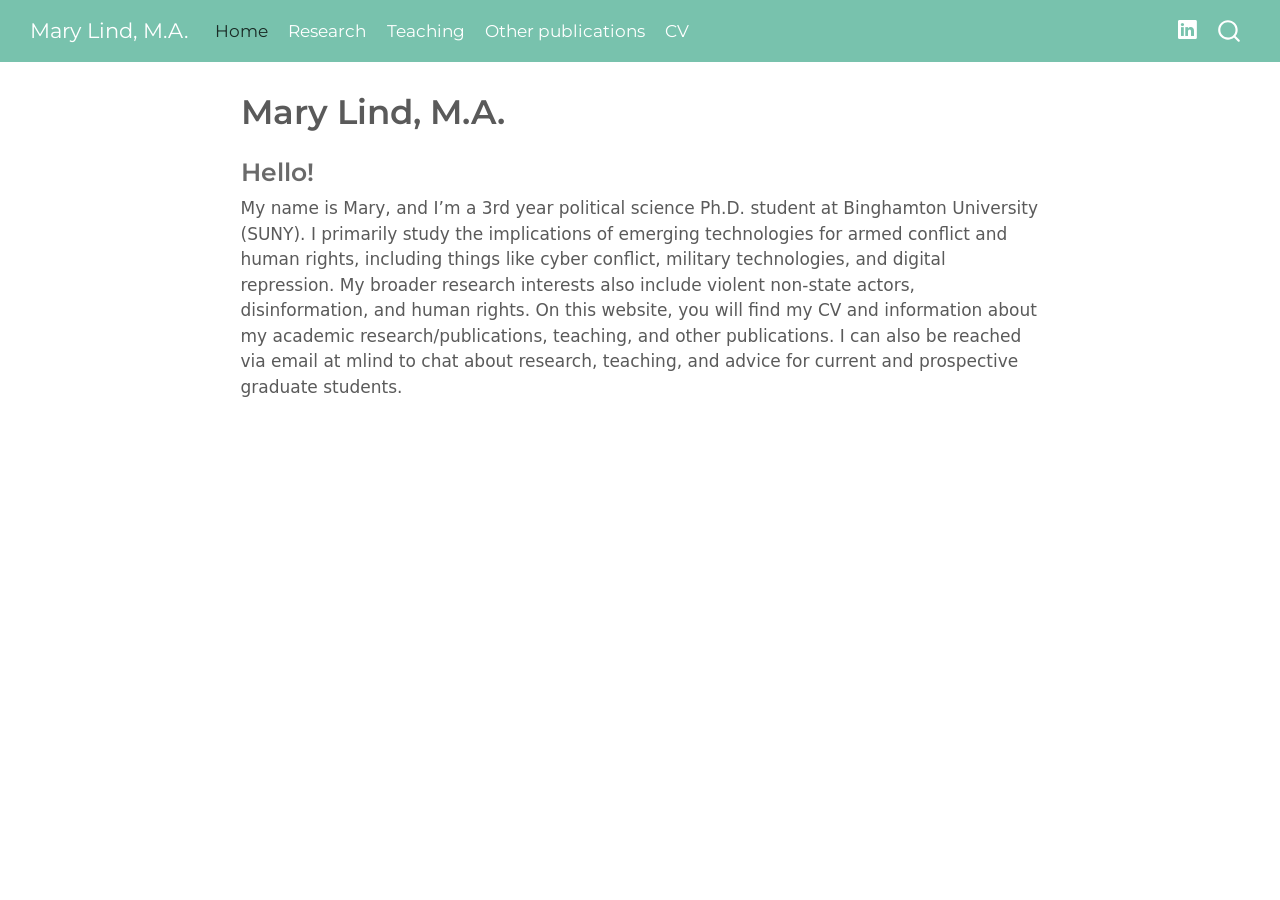
<file: index.html>
<!DOCTYPE html>
<html xmlns="http://www.w3.org/1999/xhtml" lang="en" xml:lang="en"><head>

<meta charset="utf-8">
<meta name="generator" content="quarto-1.9.37">

<meta name="viewport" content="width=device-width, initial-scale=1.0, user-scalable=yes">


<title>Mary Lind, M.A.</title>
<style>
/* Default styles provided by pandoc.
** See https://pandoc.org/MANUAL.html#variables-for-html for config info.
*/
code{white-space: pre-wrap;}
span.smallcaps{font-variant: small-caps;}
div.columns{display: flex; gap: min(4vw, 1.5em);}
div.column{flex: auto; overflow-x: auto;}
div.hanging-indent{margin-left: 1.5em; text-indent: -1.5em;}
ul.task-list{list-style: none;}
ul.task-list li input[type="checkbox"] {
  width: 0.8em;
  margin: 0 0.8em 0.2em -1em; /* quarto-specific, see https://github.com/quarto-dev/quarto-cli/issues/4556 */ 
  vertical-align: middle;
}
</style>


<script src="site_libs/quarto-nav/quarto-nav.js"></script>
<script src="site_libs/quarto-nav/headroom.min.js"></script>
<script src="site_libs/clipboard/clipboard.min.js"></script>
<script src="site_libs/quarto-search/autocomplete.umd.js"></script>
<script src="site_libs/quarto-search/fuse.min.js"></script>
<script src="site_libs/quarto-search/quarto-search.js"></script>
<meta name="quarto:offset" content="./">
<script src="site_libs/quarto-html/quarto.js" type="module"></script>
<script src="site_libs/quarto-html/tabsets/tabsets.js" type="module"></script>
<script src="site_libs/quarto-html/popper.min.js"></script>
<script src="site_libs/quarto-html/tippy.umd.min.js"></script>
<script src="site_libs/quarto-html/anchor.min.js"></script>
<link href="site_libs/quarto-html/tippy.css" rel="stylesheet">
<link href="site_libs/quarto-html/quarto-syntax-highlighting-7f8f88aac4f3542376d5c11b86a4c14d.css" rel="stylesheet" id="quarto-text-highlighting-styles">
<script src="site_libs/bootstrap/bootstrap.min.js"></script>
<link href="site_libs/bootstrap/bootstrap-icons.css" rel="stylesheet">
<link href="site_libs/bootstrap/bootstrap-7745b568fe2cfb50d3dbe342bcaa01d7.min.css" rel="stylesheet" append-hash="true" id="quarto-bootstrap" data-mode="light">
<script id="quarto-search-options" type="application/json">{
  "location": "navbar",
  "copy-button": false,
  "collapse-after": 3,
  "panel-placement": "end",
  "type": "overlay",
  "limit": 50,
  "keyboard-shortcut": [
    "f",
    "/",
    "s"
  ],
  "show-item-context": false,
  "language": {
    "search-no-results-text": "No results",
    "search-matching-documents-text": "matching documents",
    "search-copy-link-title": "Copy link to search",
    "search-hide-matches-text": "Hide additional matches",
    "search-more-match-text": "more match in this document",
    "search-more-matches-text": "more matches in this document",
    "search-clear-button-title": "Clear",
    "search-text-placeholder": "",
    "search-detached-cancel-button-title": "Cancel",
    "search-submit-button-title": "Submit",
    "search-label": "Search"
  }
}</script>


</head>

<body class="nav-fixed fullcontent quarto-light">

<div id="quarto-search-results"></div>
  <header id="quarto-header" class="headroom fixed-top">
    <nav class="navbar navbar-expand-lg " data-bs-theme="dark">
      <div class="navbar-container container-fluid">
      <div class="navbar-brand-container mx-auto">
    <a class="navbar-brand" href="./index.html">
    <span class="navbar-title">Mary Lind, M.A.</span>
    </a>
  </div>
            <div id="quarto-search" class="" title="Search"></div>
          <button class="navbar-toggler" type="button" data-bs-toggle="collapse" data-bs-target="#navbarCollapse" aria-controls="navbarCollapse" role="menu" aria-expanded="false" aria-label="Toggle navigation" onclick="if (window.quartoToggleHeadroom) { window.quartoToggleHeadroom(); }">
  <span class="navbar-toggler-icon"></span>
</button>
          <div class="collapse navbar-collapse" id="navbarCollapse">
            <ul class="navbar-nav navbar-nav-scroll me-auto">
  <li class="nav-item">
    <a class="nav-link active" href="./index.html" aria-current="page"> 
<span class="menu-text">Home</span></a>
  </li>  
  <li class="nav-item">
    <a class="nav-link" href="./research.html"> 
<span class="menu-text">Research</span></a>
  </li>  
  <li class="nav-item">
    <a class="nav-link" href="./teaching.html"> 
<span class="menu-text">Teaching</span></a>
  </li>  
  <li class="nav-item">
    <a class="nav-link" href="./other.html"> 
<span class="menu-text">Other publications</span></a>
  </li>  
  <li class="nav-item">
    <a class="nav-link" href="./cv.html"> 
<span class="menu-text">CV</span></a>
  </li>  
</ul>
            <ul class="navbar-nav navbar-nav-scroll ms-auto">
  <li class="nav-item compact">
    <a class="nav-link" href="https://www.linkedin.com/in/marylind23" target="_blank"> <i class="bi bi-linkedin" role="img">
</i> 
<span class="menu-text"></span></a>
  </li>  
</ul>
          </div> <!-- /navcollapse -->
            <div class="quarto-navbar-tools">
</div>
      </div> <!-- /container-fluid -->
    </nav>
</header>
<!-- content -->
<div id="quarto-content" class="quarto-container page-columns page-rows-contents page-layout-article page-navbar">
<!-- sidebar -->
<!-- margin-sidebar -->
    
<!-- main -->
<main class="content" id="quarto-document-content">

<header id="title-block-header" class="quarto-title-block default">
<div class="quarto-title">
<h1 class="title">Mary Lind, M.A.</h1>
</div>



<div class="quarto-title-meta">

    
  
    
  </div>
  


</header>


<section id="hello" class="level3">
<h3 class="anchored" data-anchor-id="hello">Hello!</h3>
<p>My name is Mary, and I’m a 3rd year political science Ph.D.&nbsp;student at Binghamton University (SUNY). I primarily study the implications of emerging technologies for armed conflict and human rights, including things like cyber conflict, military technologies, and digital repression. My broader research interests also include violent non-state actors, disinformation, and human rights. On this website, you will find my CV and information about my academic research/publications, teaching, and other publications. I can also be reached via email at mlind to chat about research, teaching, and advice for current and prospective graduate students.</p>


</section>

</main> <!-- /main -->
<script id="quarto-html-after-body" type="application/javascript">
  window.document.addEventListener("DOMContentLoaded", function (event) {
    const icon = "";
    const anchorJS = new window.AnchorJS();
    anchorJS.options = {
      placement: 'right',
      icon: icon
    };
    anchorJS.add('.anchored');
    const isCodeAnnotation = (el) => {
      for (const clz of el.classList) {
        if (clz.startsWith('code-annotation-')) {                     
          return true;
        }
      }
      return false;
    }
    const onCopySuccess = function(e) {
      // button target
      const button = e.trigger;
      // don't keep focus
      button.blur();
      // flash "checked"
      button.classList.add('code-copy-button-checked');
      var currentTitle = button.getAttribute("title");
      button.setAttribute("title", "Copied!");
      let tooltip;
      if (window.bootstrap) {
        button.setAttribute("data-bs-toggle", "tooltip");
        button.setAttribute("data-bs-placement", "left");
        button.setAttribute("data-bs-title", "Copied!");
        tooltip = new bootstrap.Tooltip(button, 
          { trigger: "manual", 
            customClass: "code-copy-button-tooltip",
            offset: [0, -8]});
        tooltip.show();    
      }
      setTimeout(function() {
        if (tooltip) {
          tooltip.hide();
          button.removeAttribute("data-bs-title");
          button.removeAttribute("data-bs-toggle");
          button.removeAttribute("data-bs-placement");
        }
        button.setAttribute("title", currentTitle);
        button.classList.remove('code-copy-button-checked');
      }, 1000);
      // clear code selection
      e.clearSelection();
    }
    const getTextToCopy = function(trigger) {
      const outerScaffold = trigger.parentElement.cloneNode(true);
      const codeEl = outerScaffold.querySelector('code');
      for (const childEl of codeEl.children) {
        if (isCodeAnnotation(childEl)) {
          childEl.remove();
        }
      }
      return codeEl.innerText;
    }
    const clipboard = new window.ClipboardJS('.code-copy-button:not([data-in-quarto-modal])', {
      text: getTextToCopy
    });
    clipboard.on('success', onCopySuccess);
    if (window.document.getElementById('quarto-embedded-source-code-modal')) {
      const clipboardModal = new window.ClipboardJS('.code-copy-button[data-in-quarto-modal]', {
        text: getTextToCopy,
        container: window.document.getElementById('quarto-embedded-source-code-modal')
      });
      clipboardModal.on('success', onCopySuccess);
    }
      var localhostRegex = new RegExp(/^(?:http|https):\/\/localhost\:?[0-9]*\//);
      var mailtoRegex = new RegExp(/^mailto:/);
        var filterRegex = new RegExp("https:\/\/marylind23\.github\.io\/website\/");
      var isInternal = (href) => {
          return filterRegex.test(href) || localhostRegex.test(href) || mailtoRegex.test(href);
      }
      // Inspect non-navigation links and adorn them if external
     var links = window.document.querySelectorAll('a[href]:not(.nav-link):not(.navbar-brand):not(.toc-action):not(.sidebar-link):not(.sidebar-item-toggle):not(.pagination-link):not(.no-external):not([aria-hidden]):not(.dropdown-item):not(.quarto-navigation-tool):not(.about-link)');
      for (var i=0; i<links.length; i++) {
        const link = links[i];
        if (!isInternal(link.href)) {
          // undo the damage that might have been done by quarto-nav.js in the case of
          // links that we want to consider external
          if (link.dataset.originalHref !== undefined) {
            link.href = link.dataset.originalHref;
          }
        }
      }
    function tippyHover(el, contentFn, onTriggerFn, onUntriggerFn) {
      const config = {
        allowHTML: true,
        maxWidth: 500,
        delay: 100,
        arrow: false,
        appendTo: function(el) {
            return el.parentElement;
        },
        interactive: true,
        interactiveBorder: 10,
        theme: 'quarto',
        placement: 'bottom-start',
      };
      if (contentFn) {
        config.content = contentFn;
      }
      if (onTriggerFn) {
        config.onTrigger = onTriggerFn;
      }
      if (onUntriggerFn) {
        config.onUntrigger = onUntriggerFn;
      }
      window.tippy(el, config); 
    }
    const noterefs = window.document.querySelectorAll('a[role="doc-noteref"]');
    for (var i=0; i<noterefs.length; i++) {
      const ref = noterefs[i];
      tippyHover(ref, function() {
        // use id or data attribute instead here
        let href = ref.getAttribute('data-footnote-href') || ref.getAttribute('href');
        try { href = new URL(href).hash; } catch {}
        const id = href.replace(/^#\/?/, "");
        const note = window.document.getElementById(id);
        if (note) {
          return note.innerHTML;
        } else {
          return "";
        }
      });
    }
    const xrefs = window.document.querySelectorAll('a.quarto-xref');
    const processXRef = (id, note) => {
      // Strip column container classes
      const stripColumnClz = (el) => {
        el.classList.remove("page-full", "page-columns");
        if (el.children) {
          for (const child of el.children) {
            stripColumnClz(child);
          }
        }
      }
      stripColumnClz(note)
      if (id === null || id.startsWith('sec-')) {
        // Special case sections, only their first couple elements
        const container = document.createElement("div");
        if (note.children && note.children.length > 2) {
          container.appendChild(note.children[0].cloneNode(true));
          for (let i = 1; i < note.children.length; i++) {
            const child = note.children[i];
            if (child.tagName === "P" && child.innerText === "") {
              continue;
            } else {
              container.appendChild(child.cloneNode(true));
              break;
            }
          }
          if (window.Quarto?.typesetMath) {
            window.Quarto.typesetMath(container);
          }
          return container.innerHTML
        } else {
          if (window.Quarto?.typesetMath) {
            window.Quarto.typesetMath(note);
          }
          return note.innerHTML;
        }
      } else {
        // Remove any anchor links if they are present
        const anchorLink = note.querySelector('a.anchorjs-link');
        if (anchorLink) {
          anchorLink.remove();
        }
        if (window.Quarto?.typesetMath) {
          window.Quarto.typesetMath(note);
        }
        if (note.classList.contains("callout")) {
          return note.outerHTML;
        } else {
          return note.innerHTML;
        }
      }
    }
    for (var i=0; i<xrefs.length; i++) {
      const xref = xrefs[i];
      tippyHover(xref, undefined, function(instance) {
        instance.disable();
        let url = xref.getAttribute('href');
        let hash = undefined; 
        if (url.startsWith('#')) {
          hash = url;
        } else {
          try { hash = new URL(url).hash; } catch {}
        }
        if (hash) {
          const id = hash.replace(/^#\/?/, "");
          const note = window.document.getElementById(id);
          if (note !== null) {
            try {
              const html = processXRef(id, note.cloneNode(true));
              instance.setContent(html);
            } finally {
              instance.enable();
              instance.show();
            }
          } else {
            // See if we can fetch this
            fetch(url.split('#')[0])
            .then(res => res.text())
            .then(html => {
              const parser = new DOMParser();
              const htmlDoc = parser.parseFromString(html, "text/html");
              const note = htmlDoc.getElementById(id);
              if (note !== null) {
                const html = processXRef(id, note);
                instance.setContent(html);
              } 
            }).finally(() => {
              instance.enable();
              instance.show();
            });
          }
        } else {
          // See if we can fetch a full url (with no hash to target)
          // This is a special case and we should probably do some content thinning / targeting
          fetch(url)
          .then(res => res.text())
          .then(html => {
            const parser = new DOMParser();
            const htmlDoc = parser.parseFromString(html, "text/html");
            const note = htmlDoc.querySelector('main.content');
            if (note !== null) {
              // This should only happen for chapter cross references
              // (since there is no id in the URL)
              // remove the first header
              if (note.children.length > 0 && note.children[0].tagName === "HEADER") {
                note.children[0].remove();
              }
              const html = processXRef(null, note);
              instance.setContent(html);
            } 
          }).finally(() => {
            instance.enable();
            instance.show();
          });
        }
      }, function(instance) {
      });
    }
        let selectedAnnoteEl;
        const selectorForAnnotation = ( cell, annotation) => {
          let cellAttr = 'data-code-cell="' + cell + '"';
          let lineAttr = 'data-code-annotation="' +  annotation + '"';
          const selector = 'span[' + cellAttr + '][' + lineAttr + ']';
          return selector;
        }
        const selectCodeLines = (annoteEl) => {
          const doc = window.document;
          const targetCell = annoteEl.getAttribute("data-target-cell");
          const targetAnnotation = annoteEl.getAttribute("data-target-annotation");
          const annoteSpan = window.document.querySelector(selectorForAnnotation(targetCell, targetAnnotation));
          const lines = annoteSpan.getAttribute("data-code-lines").split(",");
          const lineIds = lines.map((line) => {
            return targetCell + "-" + line;
          })
          let top = null;
          let height = null;
          let parent = null;
          if (lineIds.length > 0) {
              //compute the position of the single el (top and bottom and make a div)
              const el = window.document.getElementById(lineIds[0]);
              top = el.offsetTop;
              height = el.offsetHeight;
              parent = el.parentElement.parentElement;
            if (lineIds.length > 1) {
              const lastEl = window.document.getElementById(lineIds[lineIds.length - 1]);
              const bottom = lastEl.offsetTop + lastEl.offsetHeight;
              height = bottom - top;
            }
            if (top !== null && height !== null && parent !== null) {
              // cook up a div (if necessary) and position it 
              let div = window.document.getElementById("code-annotation-line-highlight");
              if (div === null) {
                div = window.document.createElement("div");
                div.setAttribute("id", "code-annotation-line-highlight");
                div.style.position = 'absolute';
                parent.appendChild(div);
              }
              div.style.top = top - 2 + "px";
              div.style.height = height + 4 + "px";
              div.style.left = 0;
              let gutterDiv = window.document.getElementById("code-annotation-line-highlight-gutter");
              if (gutterDiv === null) {
                gutterDiv = window.document.createElement("div");
                gutterDiv.setAttribute("id", "code-annotation-line-highlight-gutter");
                gutterDiv.style.position = 'absolute';
                const codeCell = window.document.getElementById(targetCell);
                const gutter = codeCell.querySelector('.code-annotation-gutter');
                gutter.appendChild(gutterDiv);
              }
              gutterDiv.style.top = top - 2 + "px";
              gutterDiv.style.height = height + 4 + "px";
            }
            selectedAnnoteEl = annoteEl;
          }
        };
        const unselectCodeLines = () => {
          const elementsIds = ["code-annotation-line-highlight", "code-annotation-line-highlight-gutter"];
          elementsIds.forEach((elId) => {
            const div = window.document.getElementById(elId);
            if (div) {
              div.remove();
            }
          });
          selectedAnnoteEl = undefined;
        };
          // Handle positioning of the toggle
      window.addEventListener(
        "resize",
        throttle(() => {
          elRect = undefined;
          if (selectedAnnoteEl) {
            selectCodeLines(selectedAnnoteEl);
          }
        }, 10)
      );
      function throttle(fn, ms) {
      let throttle = false;
      let timer;
        return (...args) => {
          if(!throttle) { // first call gets through
              fn.apply(this, args);
              throttle = true;
          } else { // all the others get throttled
              if(timer) clearTimeout(timer); // cancel #2
              timer = setTimeout(() => {
                fn.apply(this, args);
                timer = throttle = false;
              }, ms);
          }
        };
      }
        // Attach click handler to the DT
        const annoteDls = window.document.querySelectorAll('dt[data-target-cell]');
        for (const annoteDlNode of annoteDls) {
          annoteDlNode.addEventListener('click', (event) => {
            const clickedEl = event.target;
            if (clickedEl !== selectedAnnoteEl) {
              unselectCodeLines();
              const activeEl = window.document.querySelector('dt[data-target-cell].code-annotation-active');
              if (activeEl) {
                activeEl.classList.remove('code-annotation-active');
              }
              selectCodeLines(clickedEl);
              clickedEl.classList.add('code-annotation-active');
            } else {
              // Unselect the line
              unselectCodeLines();
              clickedEl.classList.remove('code-annotation-active');
            }
          });
        }
    const findCites = (el) => {
      const parentEl = el.parentElement;
      if (parentEl) {
        const cites = parentEl.dataset.cites;
        if (cites) {
          return {
            el,
            cites: cites.split(' ')
          };
        } else {
          return findCites(el.parentElement)
        }
      } else {
        return undefined;
      }
    };
    var bibliorefs = window.document.querySelectorAll('a[role="doc-biblioref"]');
    for (var i=0; i<bibliorefs.length; i++) {
      const ref = bibliorefs[i];
      const citeInfo = findCites(ref);
      if (citeInfo) {
        tippyHover(citeInfo.el, function() {
          var popup = window.document.createElement('div');
          citeInfo.cites.forEach(function(cite) {
            var citeDiv = window.document.createElement('div');
            citeDiv.classList.add('hanging-indent');
            citeDiv.classList.add('csl-entry');
            var biblioDiv = window.document.getElementById('ref-' + cite);
            if (biblioDiv) {
              citeDiv.innerHTML = biblioDiv.innerHTML;
            }
            popup.appendChild(citeDiv);
          });
          return popup.innerHTML;
        });
      }
    }
  });
  </script>
</div> <!-- /content -->




</body></html>
</file>
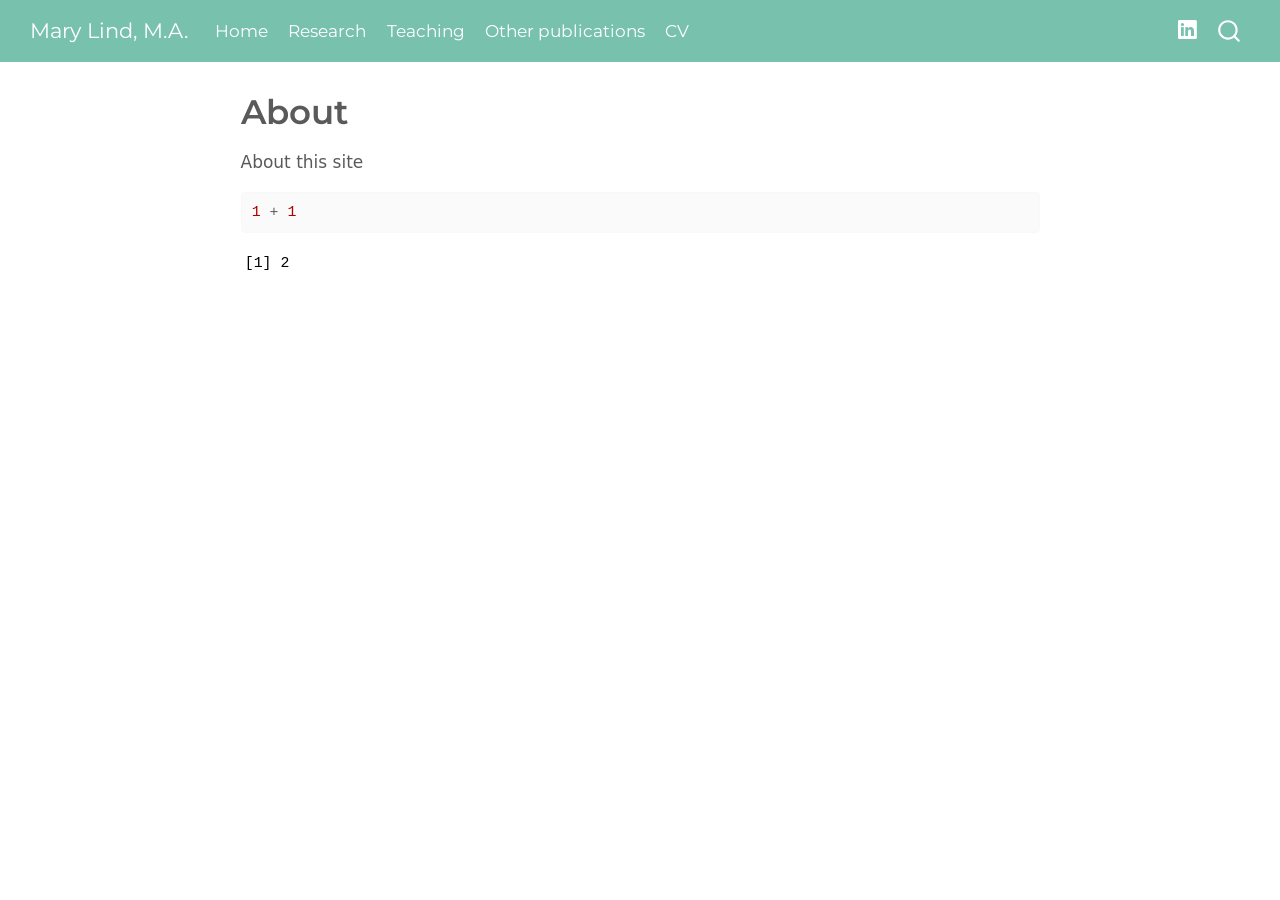
<file: about.html>
<!DOCTYPE html>
<html xmlns="http://www.w3.org/1999/xhtml" lang="en" xml:lang="en"><head>

<meta charset="utf-8">
<meta name="generator" content="quarto-1.9.37">

<meta name="viewport" content="width=device-width, initial-scale=1.0, user-scalable=yes">


<title>About – Mary Lind, M.A.</title>
<style>
/* Default styles provided by pandoc.
** See https://pandoc.org/MANUAL.html#variables-for-html for config info.
*/
code{white-space: pre-wrap;}
span.smallcaps{font-variant: small-caps;}
div.columns{display: flex; gap: min(4vw, 1.5em);}
div.column{flex: auto; overflow-x: auto;}
div.hanging-indent{margin-left: 1.5em; text-indent: -1.5em;}
ul.task-list{list-style: none;}
ul.task-list li input[type="checkbox"] {
  width: 0.8em;
  margin: 0 0.8em 0.2em -1em; /* quarto-specific, see https://github.com/quarto-dev/quarto-cli/issues/4556 */ 
  vertical-align: middle;
}
/* CSS for syntax highlighting */
html { -webkit-text-size-adjust: 100%; }
pre > code.sourceCode { white-space: pre; position: relative; }
pre > code.sourceCode > span { display: inline-block; line-height: 1.25; }
pre > code.sourceCode > span:empty { height: 1.2em; }
.sourceCode { overflow: visible; }
code.sourceCode > span { color: inherit; text-decoration: inherit; }
div.sourceCode { margin: 1em 0; }
pre.sourceCode { margin: 0; }
@media screen {
div.sourceCode { overflow: auto; }
}
@media print {
pre > code.sourceCode { white-space: pre-wrap; }
pre > code.sourceCode > span { text-indent: -5em; padding-left: 5em; }
}
pre.numberSource code
  { counter-reset: source-line 0; }
pre.numberSource code > span
  { position: relative; left: -4em; counter-increment: source-line; }
pre.numberSource code > span > a:first-child::before
  { content: counter(source-line);
    position: relative; left: -1em; text-align: right; vertical-align: baseline;
    border: none; display: inline-block;
    -webkit-touch-callout: none; -webkit-user-select: none;
    -khtml-user-select: none; -moz-user-select: none;
    -ms-user-select: none; user-select: none;
    padding: 0 4px; width: 4em;
  }
pre.numberSource { margin-left: 3em;  padding-left: 4px; }
div.sourceCode
  {   }
@media screen {
pre > code.sourceCode > span > a:first-child::before { text-decoration: underline; }
}
</style>


<script src="site_libs/quarto-nav/quarto-nav.js"></script>
<script src="site_libs/quarto-nav/headroom.min.js"></script>
<script src="site_libs/clipboard/clipboard.min.js"></script>
<script src="site_libs/quarto-search/autocomplete.umd.js"></script>
<script src="site_libs/quarto-search/fuse.min.js"></script>
<script src="site_libs/quarto-search/quarto-search.js"></script>
<meta name="quarto:offset" content="./">
<script src="site_libs/quarto-html/quarto.js" type="module"></script>
<script src="site_libs/quarto-html/tabsets/tabsets.js" type="module"></script>
<script src="site_libs/quarto-html/popper.min.js"></script>
<script src="site_libs/quarto-html/tippy.umd.min.js"></script>
<script src="site_libs/quarto-html/anchor.min.js"></script>
<link href="site_libs/quarto-html/tippy.css" rel="stylesheet">
<link href="site_libs/quarto-html/quarto-syntax-highlighting-7f8f88aac4f3542376d5c11b86a4c14d.css" rel="stylesheet" id="quarto-text-highlighting-styles">
<script src="site_libs/bootstrap/bootstrap.min.js"></script>
<link href="site_libs/bootstrap/bootstrap-icons.css" rel="stylesheet">
<link href="site_libs/bootstrap/bootstrap-7745b568fe2cfb50d3dbe342bcaa01d7.min.css" rel="stylesheet" append-hash="true" id="quarto-bootstrap" data-mode="light">
<script id="quarto-search-options" type="application/json">{
  "location": "navbar",
  "copy-button": false,
  "collapse-after": 3,
  "panel-placement": "end",
  "type": "overlay",
  "limit": 50,
  "keyboard-shortcut": [
    "f",
    "/",
    "s"
  ],
  "show-item-context": false,
  "language": {
    "search-no-results-text": "No results",
    "search-matching-documents-text": "matching documents",
    "search-copy-link-title": "Copy link to search",
    "search-hide-matches-text": "Hide additional matches",
    "search-more-match-text": "more match in this document",
    "search-more-matches-text": "more matches in this document",
    "search-clear-button-title": "Clear",
    "search-text-placeholder": "",
    "search-detached-cancel-button-title": "Cancel",
    "search-submit-button-title": "Submit",
    "search-label": "Search"
  }
}</script>


</head>

<body class="nav-fixed fullcontent quarto-light">

<div id="quarto-search-results"></div>
  <header id="quarto-header" class="headroom fixed-top">
    <nav class="navbar navbar-expand-lg " data-bs-theme="dark">
      <div class="navbar-container container-fluid">
      <div class="navbar-brand-container mx-auto">
    <a class="navbar-brand" href="./index.html">
    <span class="navbar-title">Mary Lind, M.A.</span>
    </a>
  </div>
            <div id="quarto-search" class="" title="Search"></div>
          <button class="navbar-toggler" type="button" data-bs-toggle="collapse" data-bs-target="#navbarCollapse" aria-controls="navbarCollapse" role="menu" aria-expanded="false" aria-label="Toggle navigation" onclick="if (window.quartoToggleHeadroom) { window.quartoToggleHeadroom(); }">
  <span class="navbar-toggler-icon"></span>
</button>
          <div class="collapse navbar-collapse" id="navbarCollapse">
            <ul class="navbar-nav navbar-nav-scroll me-auto">
  <li class="nav-item">
    <a class="nav-link" href="./index.html"> 
<span class="menu-text">Home</span></a>
  </li>  
  <li class="nav-item">
    <a class="nav-link" href="./research.html"> 
<span class="menu-text">Research</span></a>
  </li>  
  <li class="nav-item">
    <a class="nav-link" href="./teaching.html"> 
<span class="menu-text">Teaching</span></a>
  </li>  
  <li class="nav-item">
    <a class="nav-link" href="./other.html"> 
<span class="menu-text">Other publications</span></a>
  </li>  
  <li class="nav-item">
    <a class="nav-link" href="./cv.html"> 
<span class="menu-text">CV</span></a>
  </li>  
</ul>
            <ul class="navbar-nav navbar-nav-scroll ms-auto">
  <li class="nav-item compact">
    <a class="nav-link" href="https://www.linkedin.com/in/marylind23" target="_blank"> <i class="bi bi-linkedin" role="img">
</i> 
<span class="menu-text"></span></a>
  </li>  
</ul>
          </div> <!-- /navcollapse -->
            <div class="quarto-navbar-tools">
</div>
      </div> <!-- /container-fluid -->
    </nav>
</header>
<!-- content -->
<div id="quarto-content" class="quarto-container page-columns page-rows-contents page-layout-article page-navbar">
<!-- sidebar -->
<!-- margin-sidebar -->
    
<!-- main -->
<main class="content" id="quarto-document-content">

<header id="title-block-header" class="quarto-title-block default">
<div class="quarto-title">
<h1 class="title">About</h1>
</div>



<div class="quarto-title-meta">

    
  
    
  </div>
  


</header>


<p>About this site</p>
<div class="cell">
<div class="code-copy-outer-scaffold"><div class="sourceCode cell-code" id="cb1"><pre class="sourceCode r code-with-copy"><code class="sourceCode r"><span id="cb1-1"><a href="#cb1-1" aria-hidden="true" tabindex="-1"></a><span class="dv">1</span> <span class="sc">+</span> <span class="dv">1</span></span></code></pre></div><button title="Copy to Clipboard" class="code-copy-button"><i class="bi"></i></button></div>
<div class="cell-output cell-output-stdout">
<pre><code>[1] 2</code></pre>
</div>
</div>



</main> <!-- /main -->
<script id="quarto-html-after-body" type="application/javascript">
  window.document.addEventListener("DOMContentLoaded", function (event) {
    const icon = "";
    const anchorJS = new window.AnchorJS();
    anchorJS.options = {
      placement: 'right',
      icon: icon
    };
    anchorJS.add('.anchored');
    const isCodeAnnotation = (el) => {
      for (const clz of el.classList) {
        if (clz.startsWith('code-annotation-')) {                     
          return true;
        }
      }
      return false;
    }
    const onCopySuccess = function(e) {
      // button target
      const button = e.trigger;
      // don't keep focus
      button.blur();
      // flash "checked"
      button.classList.add('code-copy-button-checked');
      var currentTitle = button.getAttribute("title");
      button.setAttribute("title", "Copied!");
      let tooltip;
      if (window.bootstrap) {
        button.setAttribute("data-bs-toggle", "tooltip");
        button.setAttribute("data-bs-placement", "left");
        button.setAttribute("data-bs-title", "Copied!");
        tooltip = new bootstrap.Tooltip(button, 
          { trigger: "manual", 
            customClass: "code-copy-button-tooltip",
            offset: [0, -8]});
        tooltip.show();    
      }
      setTimeout(function() {
        if (tooltip) {
          tooltip.hide();
          button.removeAttribute("data-bs-title");
          button.removeAttribute("data-bs-toggle");
          button.removeAttribute("data-bs-placement");
        }
        button.setAttribute("title", currentTitle);
        button.classList.remove('code-copy-button-checked');
      }, 1000);
      // clear code selection
      e.clearSelection();
    }
    const getTextToCopy = function(trigger) {
      const outerScaffold = trigger.parentElement.cloneNode(true);
      const codeEl = outerScaffold.querySelector('code');
      for (const childEl of codeEl.children) {
        if (isCodeAnnotation(childEl)) {
          childEl.remove();
        }
      }
      return codeEl.innerText;
    }
    const clipboard = new window.ClipboardJS('.code-copy-button:not([data-in-quarto-modal])', {
      text: getTextToCopy
    });
    clipboard.on('success', onCopySuccess);
    if (window.document.getElementById('quarto-embedded-source-code-modal')) {
      const clipboardModal = new window.ClipboardJS('.code-copy-button[data-in-quarto-modal]', {
        text: getTextToCopy,
        container: window.document.getElementById('quarto-embedded-source-code-modal')
      });
      clipboardModal.on('success', onCopySuccess);
    }
      var localhostRegex = new RegExp(/^(?:http|https):\/\/localhost\:?[0-9]*\//);
      var mailtoRegex = new RegExp(/^mailto:/);
        var filterRegex = new RegExp("https:\/\/marylind23\.github\.io\/website\/");
      var isInternal = (href) => {
          return filterRegex.test(href) || localhostRegex.test(href) || mailtoRegex.test(href);
      }
      // Inspect non-navigation links and adorn them if external
     var links = window.document.querySelectorAll('a[href]:not(.nav-link):not(.navbar-brand):not(.toc-action):not(.sidebar-link):not(.sidebar-item-toggle):not(.pagination-link):not(.no-external):not([aria-hidden]):not(.dropdown-item):not(.quarto-navigation-tool):not(.about-link)');
      for (var i=0; i<links.length; i++) {
        const link = links[i];
        if (!isInternal(link.href)) {
          // undo the damage that might have been done by quarto-nav.js in the case of
          // links that we want to consider external
          if (link.dataset.originalHref !== undefined) {
            link.href = link.dataset.originalHref;
          }
        }
      }
    function tippyHover(el, contentFn, onTriggerFn, onUntriggerFn) {
      const config = {
        allowHTML: true,
        maxWidth: 500,
        delay: 100,
        arrow: false,
        appendTo: function(el) {
            return el.parentElement;
        },
        interactive: true,
        interactiveBorder: 10,
        theme: 'quarto',
        placement: 'bottom-start',
      };
      if (contentFn) {
        config.content = contentFn;
      }
      if (onTriggerFn) {
        config.onTrigger = onTriggerFn;
      }
      if (onUntriggerFn) {
        config.onUntrigger = onUntriggerFn;
      }
      window.tippy(el, config); 
    }
    const noterefs = window.document.querySelectorAll('a[role="doc-noteref"]');
    for (var i=0; i<noterefs.length; i++) {
      const ref = noterefs[i];
      tippyHover(ref, function() {
        // use id or data attribute instead here
        let href = ref.getAttribute('data-footnote-href') || ref.getAttribute('href');
        try { href = new URL(href).hash; } catch {}
        const id = href.replace(/^#\/?/, "");
        const note = window.document.getElementById(id);
        if (note) {
          return note.innerHTML;
        } else {
          return "";
        }
      });
    }
    const xrefs = window.document.querySelectorAll('a.quarto-xref');
    const processXRef = (id, note) => {
      // Strip column container classes
      const stripColumnClz = (el) => {
        el.classList.remove("page-full", "page-columns");
        if (el.children) {
          for (const child of el.children) {
            stripColumnClz(child);
          }
        }
      }
      stripColumnClz(note)
      if (id === null || id.startsWith('sec-')) {
        // Special case sections, only their first couple elements
        const container = document.createElement("div");
        if (note.children && note.children.length > 2) {
          container.appendChild(note.children[0].cloneNode(true));
          for (let i = 1; i < note.children.length; i++) {
            const child = note.children[i];
            if (child.tagName === "P" && child.innerText === "") {
              continue;
            } else {
              container.appendChild(child.cloneNode(true));
              break;
            }
          }
          if (window.Quarto?.typesetMath) {
            window.Quarto.typesetMath(container);
          }
          return container.innerHTML
        } else {
          if (window.Quarto?.typesetMath) {
            window.Quarto.typesetMath(note);
          }
          return note.innerHTML;
        }
      } else {
        // Remove any anchor links if they are present
        const anchorLink = note.querySelector('a.anchorjs-link');
        if (anchorLink) {
          anchorLink.remove();
        }
        if (window.Quarto?.typesetMath) {
          window.Quarto.typesetMath(note);
        }
        if (note.classList.contains("callout")) {
          return note.outerHTML;
        } else {
          return note.innerHTML;
        }
      }
    }
    for (var i=0; i<xrefs.length; i++) {
      const xref = xrefs[i];
      tippyHover(xref, undefined, function(instance) {
        instance.disable();
        let url = xref.getAttribute('href');
        let hash = undefined; 
        if (url.startsWith('#')) {
          hash = url;
        } else {
          try { hash = new URL(url).hash; } catch {}
        }
        if (hash) {
          const id = hash.replace(/^#\/?/, "");
          const note = window.document.getElementById(id);
          if (note !== null) {
            try {
              const html = processXRef(id, note.cloneNode(true));
              instance.setContent(html);
            } finally {
              instance.enable();
              instance.show();
            }
          } else {
            // See if we can fetch this
            fetch(url.split('#')[0])
            .then(res => res.text())
            .then(html => {
              const parser = new DOMParser();
              const htmlDoc = parser.parseFromString(html, "text/html");
              const note = htmlDoc.getElementById(id);
              if (note !== null) {
                const html = processXRef(id, note);
                instance.setContent(html);
              } 
            }).finally(() => {
              instance.enable();
              instance.show();
            });
          }
        } else {
          // See if we can fetch a full url (with no hash to target)
          // This is a special case and we should probably do some content thinning / targeting
          fetch(url)
          .then(res => res.text())
          .then(html => {
            const parser = new DOMParser();
            const htmlDoc = parser.parseFromString(html, "text/html");
            const note = htmlDoc.querySelector('main.content');
            if (note !== null) {
              // This should only happen for chapter cross references
              // (since there is no id in the URL)
              // remove the first header
              if (note.children.length > 0 && note.children[0].tagName === "HEADER") {
                note.children[0].remove();
              }
              const html = processXRef(null, note);
              instance.setContent(html);
            } 
          }).finally(() => {
            instance.enable();
            instance.show();
          });
        }
      }, function(instance) {
      });
    }
        let selectedAnnoteEl;
        const selectorForAnnotation = ( cell, annotation) => {
          let cellAttr = 'data-code-cell="' + cell + '"';
          let lineAttr = 'data-code-annotation="' +  annotation + '"';
          const selector = 'span[' + cellAttr + '][' + lineAttr + ']';
          return selector;
        }
        const selectCodeLines = (annoteEl) => {
          const doc = window.document;
          const targetCell = annoteEl.getAttribute("data-target-cell");
          const targetAnnotation = annoteEl.getAttribute("data-target-annotation");
          const annoteSpan = window.document.querySelector(selectorForAnnotation(targetCell, targetAnnotation));
          const lines = annoteSpan.getAttribute("data-code-lines").split(",");
          const lineIds = lines.map((line) => {
            return targetCell + "-" + line;
          })
          let top = null;
          let height = null;
          let parent = null;
          if (lineIds.length > 0) {
              //compute the position of the single el (top and bottom and make a div)
              const el = window.document.getElementById(lineIds[0]);
              top = el.offsetTop;
              height = el.offsetHeight;
              parent = el.parentElement.parentElement;
            if (lineIds.length > 1) {
              const lastEl = window.document.getElementById(lineIds[lineIds.length - 1]);
              const bottom = lastEl.offsetTop + lastEl.offsetHeight;
              height = bottom - top;
            }
            if (top !== null && height !== null && parent !== null) {
              // cook up a div (if necessary) and position it 
              let div = window.document.getElementById("code-annotation-line-highlight");
              if (div === null) {
                div = window.document.createElement("div");
                div.setAttribute("id", "code-annotation-line-highlight");
                div.style.position = 'absolute';
                parent.appendChild(div);
              }
              div.style.top = top - 2 + "px";
              div.style.height = height + 4 + "px";
              div.style.left = 0;
              let gutterDiv = window.document.getElementById("code-annotation-line-highlight-gutter");
              if (gutterDiv === null) {
                gutterDiv = window.document.createElement("div");
                gutterDiv.setAttribute("id", "code-annotation-line-highlight-gutter");
                gutterDiv.style.position = 'absolute';
                const codeCell = window.document.getElementById(targetCell);
                const gutter = codeCell.querySelector('.code-annotation-gutter');
                gutter.appendChild(gutterDiv);
              }
              gutterDiv.style.top = top - 2 + "px";
              gutterDiv.style.height = height + 4 + "px";
            }
            selectedAnnoteEl = annoteEl;
          }
        };
        const unselectCodeLines = () => {
          const elementsIds = ["code-annotation-line-highlight", "code-annotation-line-highlight-gutter"];
          elementsIds.forEach((elId) => {
            const div = window.document.getElementById(elId);
            if (div) {
              div.remove();
            }
          });
          selectedAnnoteEl = undefined;
        };
          // Handle positioning of the toggle
      window.addEventListener(
        "resize",
        throttle(() => {
          elRect = undefined;
          if (selectedAnnoteEl) {
            selectCodeLines(selectedAnnoteEl);
          }
        }, 10)
      );
      function throttle(fn, ms) {
      let throttle = false;
      let timer;
        return (...args) => {
          if(!throttle) { // first call gets through
              fn.apply(this, args);
              throttle = true;
          } else { // all the others get throttled
              if(timer) clearTimeout(timer); // cancel #2
              timer = setTimeout(() => {
                fn.apply(this, args);
                timer = throttle = false;
              }, ms);
          }
        };
      }
        // Attach click handler to the DT
        const annoteDls = window.document.querySelectorAll('dt[data-target-cell]');
        for (const annoteDlNode of annoteDls) {
          annoteDlNode.addEventListener('click', (event) => {
            const clickedEl = event.target;
            if (clickedEl !== selectedAnnoteEl) {
              unselectCodeLines();
              const activeEl = window.document.querySelector('dt[data-target-cell].code-annotation-active');
              if (activeEl) {
                activeEl.classList.remove('code-annotation-active');
              }
              selectCodeLines(clickedEl);
              clickedEl.classList.add('code-annotation-active');
            } else {
              // Unselect the line
              unselectCodeLines();
              clickedEl.classList.remove('code-annotation-active');
            }
          });
        }
    const findCites = (el) => {
      const parentEl = el.parentElement;
      if (parentEl) {
        const cites = parentEl.dataset.cites;
        if (cites) {
          return {
            el,
            cites: cites.split(' ')
          };
        } else {
          return findCites(el.parentElement)
        }
      } else {
        return undefined;
      }
    };
    var bibliorefs = window.document.querySelectorAll('a[role="doc-biblioref"]');
    for (var i=0; i<bibliorefs.length; i++) {
      const ref = bibliorefs[i];
      const citeInfo = findCites(ref);
      if (citeInfo) {
        tippyHover(citeInfo.el, function() {
          var popup = window.document.createElement('div');
          citeInfo.cites.forEach(function(cite) {
            var citeDiv = window.document.createElement('div');
            citeDiv.classList.add('hanging-indent');
            citeDiv.classList.add('csl-entry');
            var biblioDiv = window.document.getElementById('ref-' + cite);
            if (biblioDiv) {
              citeDiv.innerHTML = biblioDiv.innerHTML;
            }
            popup.appendChild(citeDiv);
          });
          return popup.innerHTML;
        });
      }
    }
  });
  </script>
</div> <!-- /content -->




</body></html>
</file>
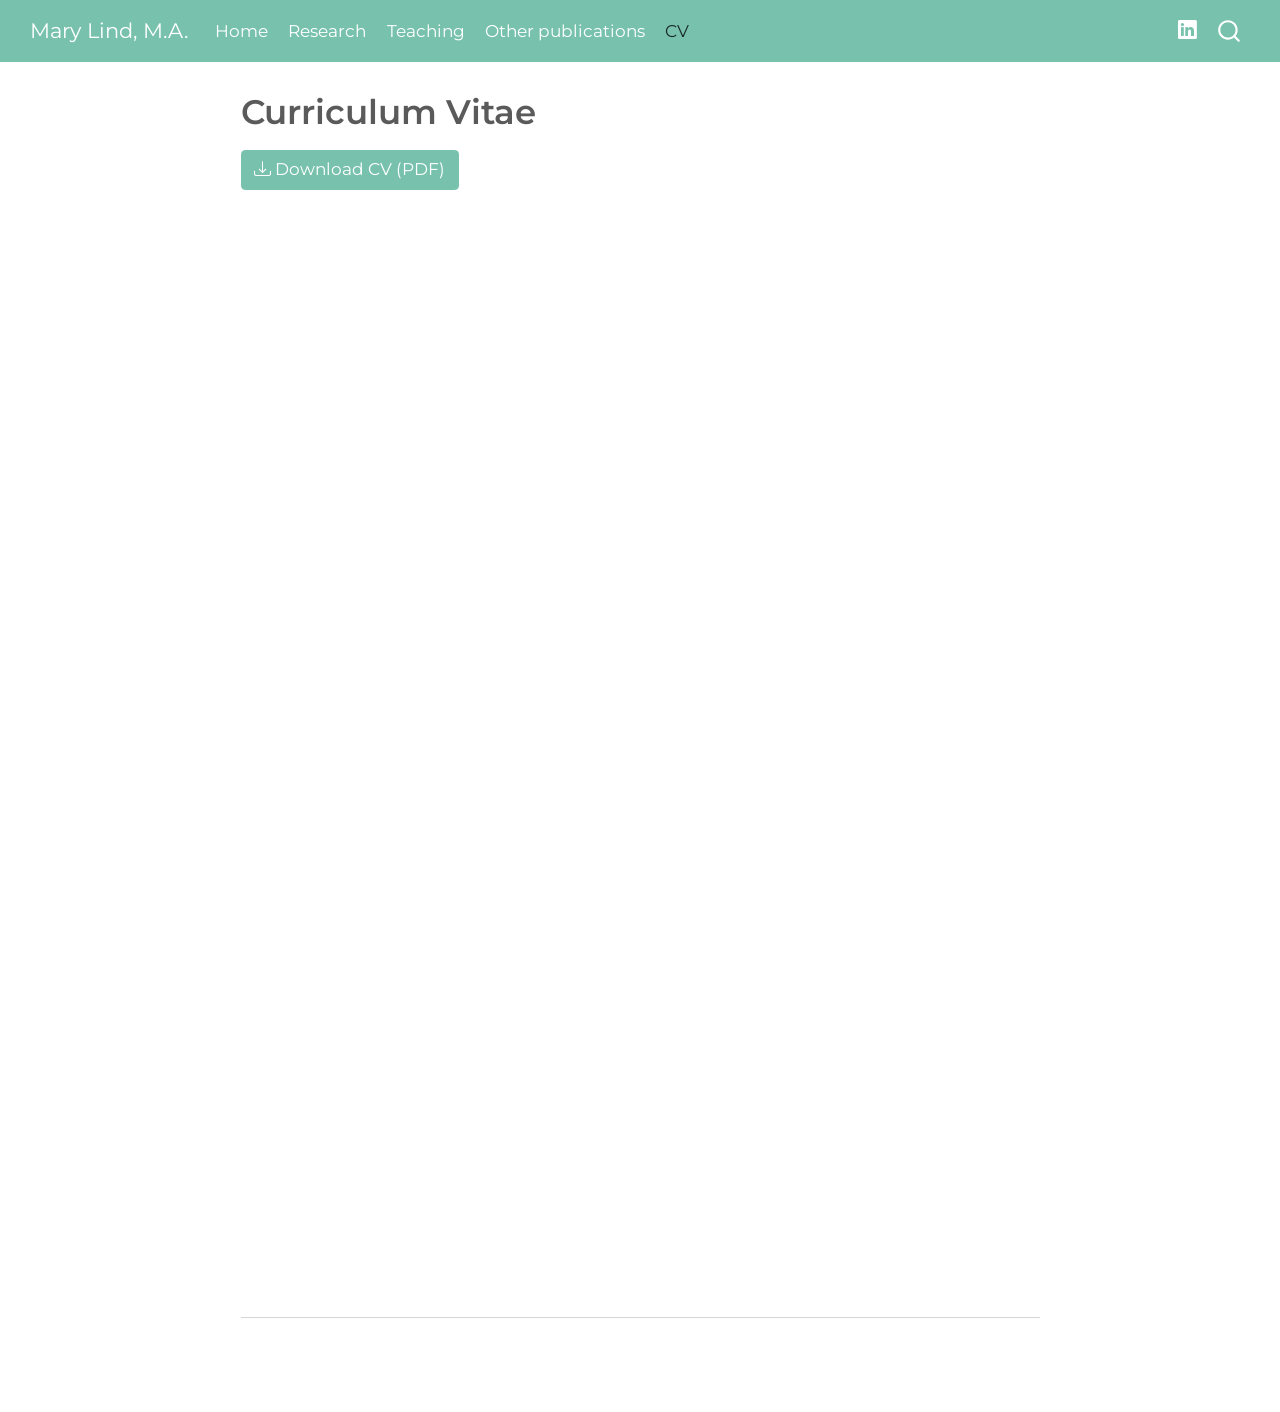
<file: cv.html>
<!DOCTYPE html>
<html xmlns="http://www.w3.org/1999/xhtml" lang="en" xml:lang="en"><head>

<meta charset="utf-8">
<meta name="generator" content="quarto-1.9.37">

<meta name="viewport" content="width=device-width, initial-scale=1.0, user-scalable=yes">


<title>Curriculum Vitae – Mary Lind, M.A.</title>
<style>
/* Default styles provided by pandoc.
** See https://pandoc.org/MANUAL.html#variables-for-html for config info.
*/
code{white-space: pre-wrap;}
span.smallcaps{font-variant: small-caps;}
div.columns{display: flex; gap: min(4vw, 1.5em);}
div.column{flex: auto; overflow-x: auto;}
div.hanging-indent{margin-left: 1.5em; text-indent: -1.5em;}
ul.task-list{list-style: none;}
ul.task-list li input[type="checkbox"] {
  width: 0.8em;
  margin: 0 0.8em 0.2em -1em; /* quarto-specific, see https://github.com/quarto-dev/quarto-cli/issues/4556 */ 
  vertical-align: middle;
}
</style>


<script src="site_libs/quarto-nav/quarto-nav.js"></script>
<script src="site_libs/quarto-nav/headroom.min.js"></script>
<script src="site_libs/clipboard/clipboard.min.js"></script>
<script src="site_libs/quarto-search/autocomplete.umd.js"></script>
<script src="site_libs/quarto-search/fuse.min.js"></script>
<script src="site_libs/quarto-search/quarto-search.js"></script>
<meta name="quarto:offset" content="./">
<script src="site_libs/quarto-html/quarto.js" type="module"></script>
<script src="site_libs/quarto-html/tabsets/tabsets.js" type="module"></script>
<script src="site_libs/quarto-html/popper.min.js"></script>
<script src="site_libs/quarto-html/tippy.umd.min.js"></script>
<script src="site_libs/quarto-html/anchor.min.js"></script>
<link href="site_libs/quarto-html/tippy.css" rel="stylesheet">
<link href="site_libs/quarto-html/quarto-syntax-highlighting-7f8f88aac4f3542376d5c11b86a4c14d.css" rel="stylesheet" id="quarto-text-highlighting-styles">
<script src="site_libs/bootstrap/bootstrap.min.js"></script>
<link href="site_libs/bootstrap/bootstrap-icons.css" rel="stylesheet">
<link href="site_libs/bootstrap/bootstrap-7745b568fe2cfb50d3dbe342bcaa01d7.min.css" rel="stylesheet" append-hash="true" id="quarto-bootstrap" data-mode="light">
<script id="quarto-search-options" type="application/json">{
  "location": "navbar",
  "copy-button": false,
  "collapse-after": 3,
  "panel-placement": "end",
  "type": "overlay",
  "limit": 50,
  "keyboard-shortcut": [
    "f",
    "/",
    "s"
  ],
  "show-item-context": false,
  "language": {
    "search-no-results-text": "No results",
    "search-matching-documents-text": "matching documents",
    "search-copy-link-title": "Copy link to search",
    "search-hide-matches-text": "Hide additional matches",
    "search-more-match-text": "more match in this document",
    "search-more-matches-text": "more matches in this document",
    "search-clear-button-title": "Clear",
    "search-text-placeholder": "",
    "search-detached-cancel-button-title": "Cancel",
    "search-submit-button-title": "Submit",
    "search-label": "Search"
  }
}</script>


</head>

<body class="nav-fixed fullcontent quarto-light">

<div id="quarto-search-results"></div>
  <header id="quarto-header" class="headroom fixed-top">
    <nav class="navbar navbar-expand-lg " data-bs-theme="dark">
      <div class="navbar-container container-fluid">
      <div class="navbar-brand-container mx-auto">
    <a class="navbar-brand" href="./index.html">
    <span class="navbar-title">Mary Lind, M.A.</span>
    </a>
  </div>
            <div id="quarto-search" class="" title="Search"></div>
          <button class="navbar-toggler" type="button" data-bs-toggle="collapse" data-bs-target="#navbarCollapse" aria-controls="navbarCollapse" role="menu" aria-expanded="false" aria-label="Toggle navigation" onclick="if (window.quartoToggleHeadroom) { window.quartoToggleHeadroom(); }">
  <span class="navbar-toggler-icon"></span>
</button>
          <div class="collapse navbar-collapse" id="navbarCollapse">
            <ul class="navbar-nav navbar-nav-scroll me-auto">
  <li class="nav-item">
    <a class="nav-link" href="./index.html"> 
<span class="menu-text">Home</span></a>
  </li>  
  <li class="nav-item">
    <a class="nav-link" href="./research.html"> 
<span class="menu-text">Research</span></a>
  </li>  
  <li class="nav-item">
    <a class="nav-link" href="./teaching.html"> 
<span class="menu-text">Teaching</span></a>
  </li>  
  <li class="nav-item">
    <a class="nav-link" href="./other.html"> 
<span class="menu-text">Other publications</span></a>
  </li>  
  <li class="nav-item">
    <a class="nav-link active" href="./cv.html" aria-current="page"> 
<span class="menu-text">CV</span></a>
  </li>  
</ul>
            <ul class="navbar-nav navbar-nav-scroll ms-auto">
  <li class="nav-item compact">
    <a class="nav-link" href="https://www.linkedin.com/in/marylind23" target="_blank"> <i class="bi bi-linkedin" role="img">
</i> 
<span class="menu-text"></span></a>
  </li>  
</ul>
          </div> <!-- /navcollapse -->
            <div class="quarto-navbar-tools">
</div>
      </div> <!-- /container-fluid -->
    </nav>
</header>
<!-- content -->
<div id="quarto-content" class="quarto-container page-columns page-rows-contents page-layout-article page-navbar">
<!-- sidebar -->
<!-- margin-sidebar -->
    
<!-- main -->
<main class="content" id="quarto-document-content">

<header id="title-block-header" class="quarto-title-block default">
<div class="quarto-title">
<h1 class="title">Curriculum Vitae</h1>
</div>



<div class="quarto-title-meta">

    
  
    
  </div>
  


</header>


<p><a class="btn btn-primary" href="MaryLind_CV_May2026.pdf" target="_blank" role="button"> <i class="bi bi-download"></i> Download CV (PDF) </a></p>
<p><br><br></p>
<iframe src="MaryLind_CV_May2026.pdf" width="100%" height="1000px" style="border: none;">
</iframe>
<hr>



</main> <!-- /main -->
<script id="quarto-html-after-body" type="application/javascript">
  window.document.addEventListener("DOMContentLoaded", function (event) {
    const icon = "";
    const anchorJS = new window.AnchorJS();
    anchorJS.options = {
      placement: 'right',
      icon: icon
    };
    anchorJS.add('.anchored');
    const isCodeAnnotation = (el) => {
      for (const clz of el.classList) {
        if (clz.startsWith('code-annotation-')) {                     
          return true;
        }
      }
      return false;
    }
    const onCopySuccess = function(e) {
      // button target
      const button = e.trigger;
      // don't keep focus
      button.blur();
      // flash "checked"
      button.classList.add('code-copy-button-checked');
      var currentTitle = button.getAttribute("title");
      button.setAttribute("title", "Copied!");
      let tooltip;
      if (window.bootstrap) {
        button.setAttribute("data-bs-toggle", "tooltip");
        button.setAttribute("data-bs-placement", "left");
        button.setAttribute("data-bs-title", "Copied!");
        tooltip = new bootstrap.Tooltip(button, 
          { trigger: "manual", 
            customClass: "code-copy-button-tooltip",
            offset: [0, -8]});
        tooltip.show();    
      }
      setTimeout(function() {
        if (tooltip) {
          tooltip.hide();
          button.removeAttribute("data-bs-title");
          button.removeAttribute("data-bs-toggle");
          button.removeAttribute("data-bs-placement");
        }
        button.setAttribute("title", currentTitle);
        button.classList.remove('code-copy-button-checked');
      }, 1000);
      // clear code selection
      e.clearSelection();
    }
    const getTextToCopy = function(trigger) {
      const outerScaffold = trigger.parentElement.cloneNode(true);
      const codeEl = outerScaffold.querySelector('code');
      for (const childEl of codeEl.children) {
        if (isCodeAnnotation(childEl)) {
          childEl.remove();
        }
      }
      return codeEl.innerText;
    }
    const clipboard = new window.ClipboardJS('.code-copy-button:not([data-in-quarto-modal])', {
      text: getTextToCopy
    });
    clipboard.on('success', onCopySuccess);
    if (window.document.getElementById('quarto-embedded-source-code-modal')) {
      const clipboardModal = new window.ClipboardJS('.code-copy-button[data-in-quarto-modal]', {
        text: getTextToCopy,
        container: window.document.getElementById('quarto-embedded-source-code-modal')
      });
      clipboardModal.on('success', onCopySuccess);
    }
      var localhostRegex = new RegExp(/^(?:http|https):\/\/localhost\:?[0-9]*\//);
      var mailtoRegex = new RegExp(/^mailto:/);
        var filterRegex = new RegExp("https:\/\/marylind23\.github\.io\/website\/");
      var isInternal = (href) => {
          return filterRegex.test(href) || localhostRegex.test(href) || mailtoRegex.test(href);
      }
      // Inspect non-navigation links and adorn them if external
     var links = window.document.querySelectorAll('a[href]:not(.nav-link):not(.navbar-brand):not(.toc-action):not(.sidebar-link):not(.sidebar-item-toggle):not(.pagination-link):not(.no-external):not([aria-hidden]):not(.dropdown-item):not(.quarto-navigation-tool):not(.about-link)');
      for (var i=0; i<links.length; i++) {
        const link = links[i];
        if (!isInternal(link.href)) {
          // undo the damage that might have been done by quarto-nav.js in the case of
          // links that we want to consider external
          if (link.dataset.originalHref !== undefined) {
            link.href = link.dataset.originalHref;
          }
        }
      }
    function tippyHover(el, contentFn, onTriggerFn, onUntriggerFn) {
      const config = {
        allowHTML: true,
        maxWidth: 500,
        delay: 100,
        arrow: false,
        appendTo: function(el) {
            return el.parentElement;
        },
        interactive: true,
        interactiveBorder: 10,
        theme: 'quarto',
        placement: 'bottom-start',
      };
      if (contentFn) {
        config.content = contentFn;
      }
      if (onTriggerFn) {
        config.onTrigger = onTriggerFn;
      }
      if (onUntriggerFn) {
        config.onUntrigger = onUntriggerFn;
      }
      window.tippy(el, config); 
    }
    const noterefs = window.document.querySelectorAll('a[role="doc-noteref"]');
    for (var i=0; i<noterefs.length; i++) {
      const ref = noterefs[i];
      tippyHover(ref, function() {
        // use id or data attribute instead here
        let href = ref.getAttribute('data-footnote-href') || ref.getAttribute('href');
        try { href = new URL(href).hash; } catch {}
        const id = href.replace(/^#\/?/, "");
        const note = window.document.getElementById(id);
        if (note) {
          return note.innerHTML;
        } else {
          return "";
        }
      });
    }
    const xrefs = window.document.querySelectorAll('a.quarto-xref');
    const processXRef = (id, note) => {
      // Strip column container classes
      const stripColumnClz = (el) => {
        el.classList.remove("page-full", "page-columns");
        if (el.children) {
          for (const child of el.children) {
            stripColumnClz(child);
          }
        }
      }
      stripColumnClz(note)
      if (id === null || id.startsWith('sec-')) {
        // Special case sections, only their first couple elements
        const container = document.createElement("div");
        if (note.children && note.children.length > 2) {
          container.appendChild(note.children[0].cloneNode(true));
          for (let i = 1; i < note.children.length; i++) {
            const child = note.children[i];
            if (child.tagName === "P" && child.innerText === "") {
              continue;
            } else {
              container.appendChild(child.cloneNode(true));
              break;
            }
          }
          if (window.Quarto?.typesetMath) {
            window.Quarto.typesetMath(container);
          }
          return container.innerHTML
        } else {
          if (window.Quarto?.typesetMath) {
            window.Quarto.typesetMath(note);
          }
          return note.innerHTML;
        }
      } else {
        // Remove any anchor links if they are present
        const anchorLink = note.querySelector('a.anchorjs-link');
        if (anchorLink) {
          anchorLink.remove();
        }
        if (window.Quarto?.typesetMath) {
          window.Quarto.typesetMath(note);
        }
        if (note.classList.contains("callout")) {
          return note.outerHTML;
        } else {
          return note.innerHTML;
        }
      }
    }
    for (var i=0; i<xrefs.length; i++) {
      const xref = xrefs[i];
      tippyHover(xref, undefined, function(instance) {
        instance.disable();
        let url = xref.getAttribute('href');
        let hash = undefined; 
        if (url.startsWith('#')) {
          hash = url;
        } else {
          try { hash = new URL(url).hash; } catch {}
        }
        if (hash) {
          const id = hash.replace(/^#\/?/, "");
          const note = window.document.getElementById(id);
          if (note !== null) {
            try {
              const html = processXRef(id, note.cloneNode(true));
              instance.setContent(html);
            } finally {
              instance.enable();
              instance.show();
            }
          } else {
            // See if we can fetch this
            fetch(url.split('#')[0])
            .then(res => res.text())
            .then(html => {
              const parser = new DOMParser();
              const htmlDoc = parser.parseFromString(html, "text/html");
              const note = htmlDoc.getElementById(id);
              if (note !== null) {
                const html = processXRef(id, note);
                instance.setContent(html);
              } 
            }).finally(() => {
              instance.enable();
              instance.show();
            });
          }
        } else {
          // See if we can fetch a full url (with no hash to target)
          // This is a special case and we should probably do some content thinning / targeting
          fetch(url)
          .then(res => res.text())
          .then(html => {
            const parser = new DOMParser();
            const htmlDoc = parser.parseFromString(html, "text/html");
            const note = htmlDoc.querySelector('main.content');
            if (note !== null) {
              // This should only happen for chapter cross references
              // (since there is no id in the URL)
              // remove the first header
              if (note.children.length > 0 && note.children[0].tagName === "HEADER") {
                note.children[0].remove();
              }
              const html = processXRef(null, note);
              instance.setContent(html);
            } 
          }).finally(() => {
            instance.enable();
            instance.show();
          });
        }
      }, function(instance) {
      });
    }
        let selectedAnnoteEl;
        const selectorForAnnotation = ( cell, annotation) => {
          let cellAttr = 'data-code-cell="' + cell + '"';
          let lineAttr = 'data-code-annotation="' +  annotation + '"';
          const selector = 'span[' + cellAttr + '][' + lineAttr + ']';
          return selector;
        }
        const selectCodeLines = (annoteEl) => {
          const doc = window.document;
          const targetCell = annoteEl.getAttribute("data-target-cell");
          const targetAnnotation = annoteEl.getAttribute("data-target-annotation");
          const annoteSpan = window.document.querySelector(selectorForAnnotation(targetCell, targetAnnotation));
          const lines = annoteSpan.getAttribute("data-code-lines").split(",");
          const lineIds = lines.map((line) => {
            return targetCell + "-" + line;
          })
          let top = null;
          let height = null;
          let parent = null;
          if (lineIds.length > 0) {
              //compute the position of the single el (top and bottom and make a div)
              const el = window.document.getElementById(lineIds[0]);
              top = el.offsetTop;
              height = el.offsetHeight;
              parent = el.parentElement.parentElement;
            if (lineIds.length > 1) {
              const lastEl = window.document.getElementById(lineIds[lineIds.length - 1]);
              const bottom = lastEl.offsetTop + lastEl.offsetHeight;
              height = bottom - top;
            }
            if (top !== null && height !== null && parent !== null) {
              // cook up a div (if necessary) and position it 
              let div = window.document.getElementById("code-annotation-line-highlight");
              if (div === null) {
                div = window.document.createElement("div");
                div.setAttribute("id", "code-annotation-line-highlight");
                div.style.position = 'absolute';
                parent.appendChild(div);
              }
              div.style.top = top - 2 + "px";
              div.style.height = height + 4 + "px";
              div.style.left = 0;
              let gutterDiv = window.document.getElementById("code-annotation-line-highlight-gutter");
              if (gutterDiv === null) {
                gutterDiv = window.document.createElement("div");
                gutterDiv.setAttribute("id", "code-annotation-line-highlight-gutter");
                gutterDiv.style.position = 'absolute';
                const codeCell = window.document.getElementById(targetCell);
                const gutter = codeCell.querySelector('.code-annotation-gutter');
                gutter.appendChild(gutterDiv);
              }
              gutterDiv.style.top = top - 2 + "px";
              gutterDiv.style.height = height + 4 + "px";
            }
            selectedAnnoteEl = annoteEl;
          }
        };
        const unselectCodeLines = () => {
          const elementsIds = ["code-annotation-line-highlight", "code-annotation-line-highlight-gutter"];
          elementsIds.forEach((elId) => {
            const div = window.document.getElementById(elId);
            if (div) {
              div.remove();
            }
          });
          selectedAnnoteEl = undefined;
        };
          // Handle positioning of the toggle
      window.addEventListener(
        "resize",
        throttle(() => {
          elRect = undefined;
          if (selectedAnnoteEl) {
            selectCodeLines(selectedAnnoteEl);
          }
        }, 10)
      );
      function throttle(fn, ms) {
      let throttle = false;
      let timer;
        return (...args) => {
          if(!throttle) { // first call gets through
              fn.apply(this, args);
              throttle = true;
          } else { // all the others get throttled
              if(timer) clearTimeout(timer); // cancel #2
              timer = setTimeout(() => {
                fn.apply(this, args);
                timer = throttle = false;
              }, ms);
          }
        };
      }
        // Attach click handler to the DT
        const annoteDls = window.document.querySelectorAll('dt[data-target-cell]');
        for (const annoteDlNode of annoteDls) {
          annoteDlNode.addEventListener('click', (event) => {
            const clickedEl = event.target;
            if (clickedEl !== selectedAnnoteEl) {
              unselectCodeLines();
              const activeEl = window.document.querySelector('dt[data-target-cell].code-annotation-active');
              if (activeEl) {
                activeEl.classList.remove('code-annotation-active');
              }
              selectCodeLines(clickedEl);
              clickedEl.classList.add('code-annotation-active');
            } else {
              // Unselect the line
              unselectCodeLines();
              clickedEl.classList.remove('code-annotation-active');
            }
          });
        }
    const findCites = (el) => {
      const parentEl = el.parentElement;
      if (parentEl) {
        const cites = parentEl.dataset.cites;
        if (cites) {
          return {
            el,
            cites: cites.split(' ')
          };
        } else {
          return findCites(el.parentElement)
        }
      } else {
        return undefined;
      }
    };
    var bibliorefs = window.document.querySelectorAll('a[role="doc-biblioref"]');
    for (var i=0; i<bibliorefs.length; i++) {
      const ref = bibliorefs[i];
      const citeInfo = findCites(ref);
      if (citeInfo) {
        tippyHover(citeInfo.el, function() {
          var popup = window.document.createElement('div');
          citeInfo.cites.forEach(function(cite) {
            var citeDiv = window.document.createElement('div');
            citeDiv.classList.add('hanging-indent');
            citeDiv.classList.add('csl-entry');
            var biblioDiv = window.document.getElementById('ref-' + cite);
            if (biblioDiv) {
              citeDiv.innerHTML = biblioDiv.innerHTML;
            }
            popup.appendChild(citeDiv);
          });
          return popup.innerHTML;
        });
      }
    }
  });
  </script>
</div> <!-- /content -->




</body></html>
</file>
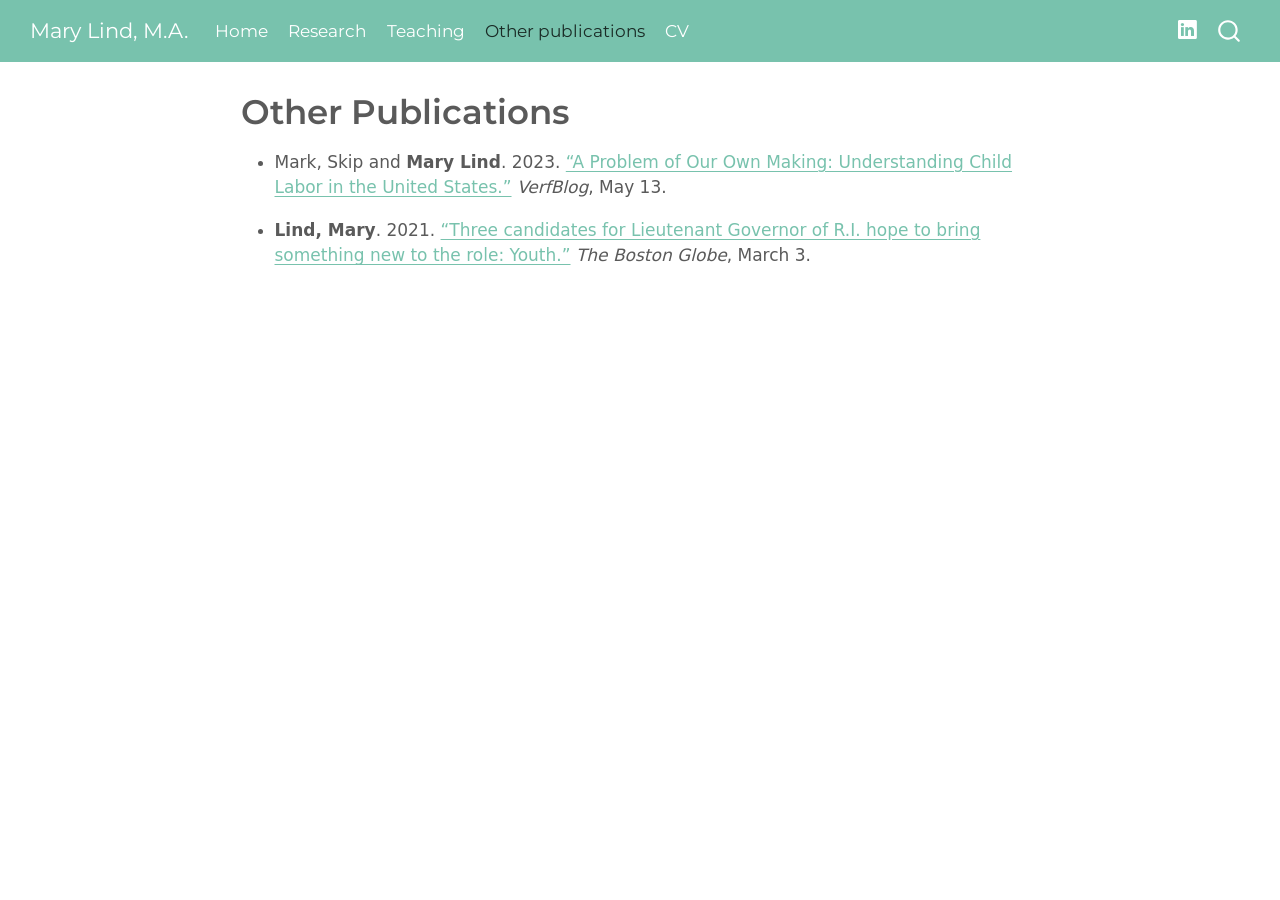
<file: other.html>
<!DOCTYPE html>
<html xmlns="http://www.w3.org/1999/xhtml" lang="en" xml:lang="en"><head>

<meta charset="utf-8">
<meta name="generator" content="quarto-1.9.37">

<meta name="viewport" content="width=device-width, initial-scale=1.0, user-scalable=yes">


<title>Other Publications – Mary Lind, M.A.</title>
<style>
/* Default styles provided by pandoc.
** See https://pandoc.org/MANUAL.html#variables-for-html for config info.
*/
code{white-space: pre-wrap;}
span.smallcaps{font-variant: small-caps;}
div.columns{display: flex; gap: min(4vw, 1.5em);}
div.column{flex: auto; overflow-x: auto;}
div.hanging-indent{margin-left: 1.5em; text-indent: -1.5em;}
ul.task-list{list-style: none;}
ul.task-list li input[type="checkbox"] {
  width: 0.8em;
  margin: 0 0.8em 0.2em -1em; /* quarto-specific, see https://github.com/quarto-dev/quarto-cli/issues/4556 */ 
  vertical-align: middle;
}
</style>


<script src="site_libs/quarto-nav/quarto-nav.js"></script>
<script src="site_libs/quarto-nav/headroom.min.js"></script>
<script src="site_libs/clipboard/clipboard.min.js"></script>
<script src="site_libs/quarto-search/autocomplete.umd.js"></script>
<script src="site_libs/quarto-search/fuse.min.js"></script>
<script src="site_libs/quarto-search/quarto-search.js"></script>
<meta name="quarto:offset" content="./">
<script src="site_libs/quarto-html/quarto.js" type="module"></script>
<script src="site_libs/quarto-html/tabsets/tabsets.js" type="module"></script>
<script src="site_libs/quarto-html/popper.min.js"></script>
<script src="site_libs/quarto-html/tippy.umd.min.js"></script>
<script src="site_libs/quarto-html/anchor.min.js"></script>
<link href="site_libs/quarto-html/tippy.css" rel="stylesheet">
<link href="site_libs/quarto-html/quarto-syntax-highlighting-7f8f88aac4f3542376d5c11b86a4c14d.css" rel="stylesheet" id="quarto-text-highlighting-styles">
<script src="site_libs/bootstrap/bootstrap.min.js"></script>
<link href="site_libs/bootstrap/bootstrap-icons.css" rel="stylesheet">
<link href="site_libs/bootstrap/bootstrap-7745b568fe2cfb50d3dbe342bcaa01d7.min.css" rel="stylesheet" append-hash="true" id="quarto-bootstrap" data-mode="light">
<script id="quarto-search-options" type="application/json">{
  "location": "navbar",
  "copy-button": false,
  "collapse-after": 3,
  "panel-placement": "end",
  "type": "overlay",
  "limit": 50,
  "keyboard-shortcut": [
    "f",
    "/",
    "s"
  ],
  "show-item-context": false,
  "language": {
    "search-no-results-text": "No results",
    "search-matching-documents-text": "matching documents",
    "search-copy-link-title": "Copy link to search",
    "search-hide-matches-text": "Hide additional matches",
    "search-more-match-text": "more match in this document",
    "search-more-matches-text": "more matches in this document",
    "search-clear-button-title": "Clear",
    "search-text-placeholder": "",
    "search-detached-cancel-button-title": "Cancel",
    "search-submit-button-title": "Submit",
    "search-label": "Search"
  }
}</script>


</head>

<body class="nav-fixed fullcontent quarto-light">

<div id="quarto-search-results"></div>
  <header id="quarto-header" class="headroom fixed-top">
    <nav class="navbar navbar-expand-lg " data-bs-theme="dark">
      <div class="navbar-container container-fluid">
      <div class="navbar-brand-container mx-auto">
    <a class="navbar-brand" href="./index.html">
    <span class="navbar-title">Mary Lind, M.A.</span>
    </a>
  </div>
            <div id="quarto-search" class="" title="Search"></div>
          <button class="navbar-toggler" type="button" data-bs-toggle="collapse" data-bs-target="#navbarCollapse" aria-controls="navbarCollapse" role="menu" aria-expanded="false" aria-label="Toggle navigation" onclick="if (window.quartoToggleHeadroom) { window.quartoToggleHeadroom(); }">
  <span class="navbar-toggler-icon"></span>
</button>
          <div class="collapse navbar-collapse" id="navbarCollapse">
            <ul class="navbar-nav navbar-nav-scroll me-auto">
  <li class="nav-item">
    <a class="nav-link" href="./index.html"> 
<span class="menu-text">Home</span></a>
  </li>  
  <li class="nav-item">
    <a class="nav-link" href="./research.html"> 
<span class="menu-text">Research</span></a>
  </li>  
  <li class="nav-item">
    <a class="nav-link" href="./teaching.html"> 
<span class="menu-text">Teaching</span></a>
  </li>  
  <li class="nav-item">
    <a class="nav-link active" href="./other.html" aria-current="page"> 
<span class="menu-text">Other publications</span></a>
  </li>  
  <li class="nav-item">
    <a class="nav-link" href="./cv.html"> 
<span class="menu-text">CV</span></a>
  </li>  
</ul>
            <ul class="navbar-nav navbar-nav-scroll ms-auto">
  <li class="nav-item compact">
    <a class="nav-link" href="https://www.linkedin.com/in/marylind23" target="_blank"> <i class="bi bi-linkedin" role="img">
</i> 
<span class="menu-text"></span></a>
  </li>  
</ul>
          </div> <!-- /navcollapse -->
            <div class="quarto-navbar-tools">
</div>
      </div> <!-- /container-fluid -->
    </nav>
</header>
<!-- content -->
<div id="quarto-content" class="quarto-container page-columns page-rows-contents page-layout-article page-navbar">
<!-- sidebar -->
<!-- margin-sidebar -->
    
<!-- main -->
<main class="content" id="quarto-document-content">

<header id="title-block-header" class="quarto-title-block default">
<div class="quarto-title">
<h1 class="title">Other Publications</h1>
</div>



<div class="quarto-title-meta">

    
  
    
  </div>
  


</header>


<ul>
<li><p>Mark, Skip and <strong>Mary Lind</strong>. 2023. <a href="https://verfassungsblog.de/a-problem-of-our-own-making/">“A Problem of Our Own Making: Understanding Child Labor in the United States.”</a> <em>VerfBlog</em>, May 13.</p></li>
<li><p><strong>Lind, Mary</strong>. 2021. <a href="https://www.bostonglobe.com/2021/03/03/metro/three-candidates-lieutenant-governor-ri-hope-bring-something-new-role-youth/">“Three candidates for Lieutenant Governor of R.I. hope to bring something new to the role: Youth.”</a> <em>The Boston Globe</em>, March 3.</p></li>
</ul>



</main> <!-- /main -->
<script id="quarto-html-after-body" type="application/javascript">
  window.document.addEventListener("DOMContentLoaded", function (event) {
    const icon = "";
    const anchorJS = new window.AnchorJS();
    anchorJS.options = {
      placement: 'right',
      icon: icon
    };
    anchorJS.add('.anchored');
    const isCodeAnnotation = (el) => {
      for (const clz of el.classList) {
        if (clz.startsWith('code-annotation-')) {                     
          return true;
        }
      }
      return false;
    }
    const onCopySuccess = function(e) {
      // button target
      const button = e.trigger;
      // don't keep focus
      button.blur();
      // flash "checked"
      button.classList.add('code-copy-button-checked');
      var currentTitle = button.getAttribute("title");
      button.setAttribute("title", "Copied!");
      let tooltip;
      if (window.bootstrap) {
        button.setAttribute("data-bs-toggle", "tooltip");
        button.setAttribute("data-bs-placement", "left");
        button.setAttribute("data-bs-title", "Copied!");
        tooltip = new bootstrap.Tooltip(button, 
          { trigger: "manual", 
            customClass: "code-copy-button-tooltip",
            offset: [0, -8]});
        tooltip.show();    
      }
      setTimeout(function() {
        if (tooltip) {
          tooltip.hide();
          button.removeAttribute("data-bs-title");
          button.removeAttribute("data-bs-toggle");
          button.removeAttribute("data-bs-placement");
        }
        button.setAttribute("title", currentTitle);
        button.classList.remove('code-copy-button-checked');
      }, 1000);
      // clear code selection
      e.clearSelection();
    }
    const getTextToCopy = function(trigger) {
      const outerScaffold = trigger.parentElement.cloneNode(true);
      const codeEl = outerScaffold.querySelector('code');
      for (const childEl of codeEl.children) {
        if (isCodeAnnotation(childEl)) {
          childEl.remove();
        }
      }
      return codeEl.innerText;
    }
    const clipboard = new window.ClipboardJS('.code-copy-button:not([data-in-quarto-modal])', {
      text: getTextToCopy
    });
    clipboard.on('success', onCopySuccess);
    if (window.document.getElementById('quarto-embedded-source-code-modal')) {
      const clipboardModal = new window.ClipboardJS('.code-copy-button[data-in-quarto-modal]', {
        text: getTextToCopy,
        container: window.document.getElementById('quarto-embedded-source-code-modal')
      });
      clipboardModal.on('success', onCopySuccess);
    }
      var localhostRegex = new RegExp(/^(?:http|https):\/\/localhost\:?[0-9]*\//);
      var mailtoRegex = new RegExp(/^mailto:/);
        var filterRegex = new RegExp("https:\/\/marylind23\.github\.io\/website\/");
      var isInternal = (href) => {
          return filterRegex.test(href) || localhostRegex.test(href) || mailtoRegex.test(href);
      }
      // Inspect non-navigation links and adorn them if external
     var links = window.document.querySelectorAll('a[href]:not(.nav-link):not(.navbar-brand):not(.toc-action):not(.sidebar-link):not(.sidebar-item-toggle):not(.pagination-link):not(.no-external):not([aria-hidden]):not(.dropdown-item):not(.quarto-navigation-tool):not(.about-link)');
      for (var i=0; i<links.length; i++) {
        const link = links[i];
        if (!isInternal(link.href)) {
          // undo the damage that might have been done by quarto-nav.js in the case of
          // links that we want to consider external
          if (link.dataset.originalHref !== undefined) {
            link.href = link.dataset.originalHref;
          }
        }
      }
    function tippyHover(el, contentFn, onTriggerFn, onUntriggerFn) {
      const config = {
        allowHTML: true,
        maxWidth: 500,
        delay: 100,
        arrow: false,
        appendTo: function(el) {
            return el.parentElement;
        },
        interactive: true,
        interactiveBorder: 10,
        theme: 'quarto',
        placement: 'bottom-start',
      };
      if (contentFn) {
        config.content = contentFn;
      }
      if (onTriggerFn) {
        config.onTrigger = onTriggerFn;
      }
      if (onUntriggerFn) {
        config.onUntrigger = onUntriggerFn;
      }
      window.tippy(el, config); 
    }
    const noterefs = window.document.querySelectorAll('a[role="doc-noteref"]');
    for (var i=0; i<noterefs.length; i++) {
      const ref = noterefs[i];
      tippyHover(ref, function() {
        // use id or data attribute instead here
        let href = ref.getAttribute('data-footnote-href') || ref.getAttribute('href');
        try { href = new URL(href).hash; } catch {}
        const id = href.replace(/^#\/?/, "");
        const note = window.document.getElementById(id);
        if (note) {
          return note.innerHTML;
        } else {
          return "";
        }
      });
    }
    const xrefs = window.document.querySelectorAll('a.quarto-xref');
    const processXRef = (id, note) => {
      // Strip column container classes
      const stripColumnClz = (el) => {
        el.classList.remove("page-full", "page-columns");
        if (el.children) {
          for (const child of el.children) {
            stripColumnClz(child);
          }
        }
      }
      stripColumnClz(note)
      if (id === null || id.startsWith('sec-')) {
        // Special case sections, only their first couple elements
        const container = document.createElement("div");
        if (note.children && note.children.length > 2) {
          container.appendChild(note.children[0].cloneNode(true));
          for (let i = 1; i < note.children.length; i++) {
            const child = note.children[i];
            if (child.tagName === "P" && child.innerText === "") {
              continue;
            } else {
              container.appendChild(child.cloneNode(true));
              break;
            }
          }
          if (window.Quarto?.typesetMath) {
            window.Quarto.typesetMath(container);
          }
          return container.innerHTML
        } else {
          if (window.Quarto?.typesetMath) {
            window.Quarto.typesetMath(note);
          }
          return note.innerHTML;
        }
      } else {
        // Remove any anchor links if they are present
        const anchorLink = note.querySelector('a.anchorjs-link');
        if (anchorLink) {
          anchorLink.remove();
        }
        if (window.Quarto?.typesetMath) {
          window.Quarto.typesetMath(note);
        }
        if (note.classList.contains("callout")) {
          return note.outerHTML;
        } else {
          return note.innerHTML;
        }
      }
    }
    for (var i=0; i<xrefs.length; i++) {
      const xref = xrefs[i];
      tippyHover(xref, undefined, function(instance) {
        instance.disable();
        let url = xref.getAttribute('href');
        let hash = undefined; 
        if (url.startsWith('#')) {
          hash = url;
        } else {
          try { hash = new URL(url).hash; } catch {}
        }
        if (hash) {
          const id = hash.replace(/^#\/?/, "");
          const note = window.document.getElementById(id);
          if (note !== null) {
            try {
              const html = processXRef(id, note.cloneNode(true));
              instance.setContent(html);
            } finally {
              instance.enable();
              instance.show();
            }
          } else {
            // See if we can fetch this
            fetch(url.split('#')[0])
            .then(res => res.text())
            .then(html => {
              const parser = new DOMParser();
              const htmlDoc = parser.parseFromString(html, "text/html");
              const note = htmlDoc.getElementById(id);
              if (note !== null) {
                const html = processXRef(id, note);
                instance.setContent(html);
              } 
            }).finally(() => {
              instance.enable();
              instance.show();
            });
          }
        } else {
          // See if we can fetch a full url (with no hash to target)
          // This is a special case and we should probably do some content thinning / targeting
          fetch(url)
          .then(res => res.text())
          .then(html => {
            const parser = new DOMParser();
            const htmlDoc = parser.parseFromString(html, "text/html");
            const note = htmlDoc.querySelector('main.content');
            if (note !== null) {
              // This should only happen for chapter cross references
              // (since there is no id in the URL)
              // remove the first header
              if (note.children.length > 0 && note.children[0].tagName === "HEADER") {
                note.children[0].remove();
              }
              const html = processXRef(null, note);
              instance.setContent(html);
            } 
          }).finally(() => {
            instance.enable();
            instance.show();
          });
        }
      }, function(instance) {
      });
    }
        let selectedAnnoteEl;
        const selectorForAnnotation = ( cell, annotation) => {
          let cellAttr = 'data-code-cell="' + cell + '"';
          let lineAttr = 'data-code-annotation="' +  annotation + '"';
          const selector = 'span[' + cellAttr + '][' + lineAttr + ']';
          return selector;
        }
        const selectCodeLines = (annoteEl) => {
          const doc = window.document;
          const targetCell = annoteEl.getAttribute("data-target-cell");
          const targetAnnotation = annoteEl.getAttribute("data-target-annotation");
          const annoteSpan = window.document.querySelector(selectorForAnnotation(targetCell, targetAnnotation));
          const lines = annoteSpan.getAttribute("data-code-lines").split(",");
          const lineIds = lines.map((line) => {
            return targetCell + "-" + line;
          })
          let top = null;
          let height = null;
          let parent = null;
          if (lineIds.length > 0) {
              //compute the position of the single el (top and bottom and make a div)
              const el = window.document.getElementById(lineIds[0]);
              top = el.offsetTop;
              height = el.offsetHeight;
              parent = el.parentElement.parentElement;
            if (lineIds.length > 1) {
              const lastEl = window.document.getElementById(lineIds[lineIds.length - 1]);
              const bottom = lastEl.offsetTop + lastEl.offsetHeight;
              height = bottom - top;
            }
            if (top !== null && height !== null && parent !== null) {
              // cook up a div (if necessary) and position it 
              let div = window.document.getElementById("code-annotation-line-highlight");
              if (div === null) {
                div = window.document.createElement("div");
                div.setAttribute("id", "code-annotation-line-highlight");
                div.style.position = 'absolute';
                parent.appendChild(div);
              }
              div.style.top = top - 2 + "px";
              div.style.height = height + 4 + "px";
              div.style.left = 0;
              let gutterDiv = window.document.getElementById("code-annotation-line-highlight-gutter");
              if (gutterDiv === null) {
                gutterDiv = window.document.createElement("div");
                gutterDiv.setAttribute("id", "code-annotation-line-highlight-gutter");
                gutterDiv.style.position = 'absolute';
                const codeCell = window.document.getElementById(targetCell);
                const gutter = codeCell.querySelector('.code-annotation-gutter');
                gutter.appendChild(gutterDiv);
              }
              gutterDiv.style.top = top - 2 + "px";
              gutterDiv.style.height = height + 4 + "px";
            }
            selectedAnnoteEl = annoteEl;
          }
        };
        const unselectCodeLines = () => {
          const elementsIds = ["code-annotation-line-highlight", "code-annotation-line-highlight-gutter"];
          elementsIds.forEach((elId) => {
            const div = window.document.getElementById(elId);
            if (div) {
              div.remove();
            }
          });
          selectedAnnoteEl = undefined;
        };
          // Handle positioning of the toggle
      window.addEventListener(
        "resize",
        throttle(() => {
          elRect = undefined;
          if (selectedAnnoteEl) {
            selectCodeLines(selectedAnnoteEl);
          }
        }, 10)
      );
      function throttle(fn, ms) {
      let throttle = false;
      let timer;
        return (...args) => {
          if(!throttle) { // first call gets through
              fn.apply(this, args);
              throttle = true;
          } else { // all the others get throttled
              if(timer) clearTimeout(timer); // cancel #2
              timer = setTimeout(() => {
                fn.apply(this, args);
                timer = throttle = false;
              }, ms);
          }
        };
      }
        // Attach click handler to the DT
        const annoteDls = window.document.querySelectorAll('dt[data-target-cell]');
        for (const annoteDlNode of annoteDls) {
          annoteDlNode.addEventListener('click', (event) => {
            const clickedEl = event.target;
            if (clickedEl !== selectedAnnoteEl) {
              unselectCodeLines();
              const activeEl = window.document.querySelector('dt[data-target-cell].code-annotation-active');
              if (activeEl) {
                activeEl.classList.remove('code-annotation-active');
              }
              selectCodeLines(clickedEl);
              clickedEl.classList.add('code-annotation-active');
            } else {
              // Unselect the line
              unselectCodeLines();
              clickedEl.classList.remove('code-annotation-active');
            }
          });
        }
    const findCites = (el) => {
      const parentEl = el.parentElement;
      if (parentEl) {
        const cites = parentEl.dataset.cites;
        if (cites) {
          return {
            el,
            cites: cites.split(' ')
          };
        } else {
          return findCites(el.parentElement)
        }
      } else {
        return undefined;
      }
    };
    var bibliorefs = window.document.querySelectorAll('a[role="doc-biblioref"]');
    for (var i=0; i<bibliorefs.length; i++) {
      const ref = bibliorefs[i];
      const citeInfo = findCites(ref);
      if (citeInfo) {
        tippyHover(citeInfo.el, function() {
          var popup = window.document.createElement('div');
          citeInfo.cites.forEach(function(cite) {
            var citeDiv = window.document.createElement('div');
            citeDiv.classList.add('hanging-indent');
            citeDiv.classList.add('csl-entry');
            var biblioDiv = window.document.getElementById('ref-' + cite);
            if (biblioDiv) {
              citeDiv.innerHTML = biblioDiv.innerHTML;
            }
            popup.appendChild(citeDiv);
          });
          return popup.innerHTML;
        });
      }
    }
  });
  </script>
</div> <!-- /content -->




</body></html>
</file>
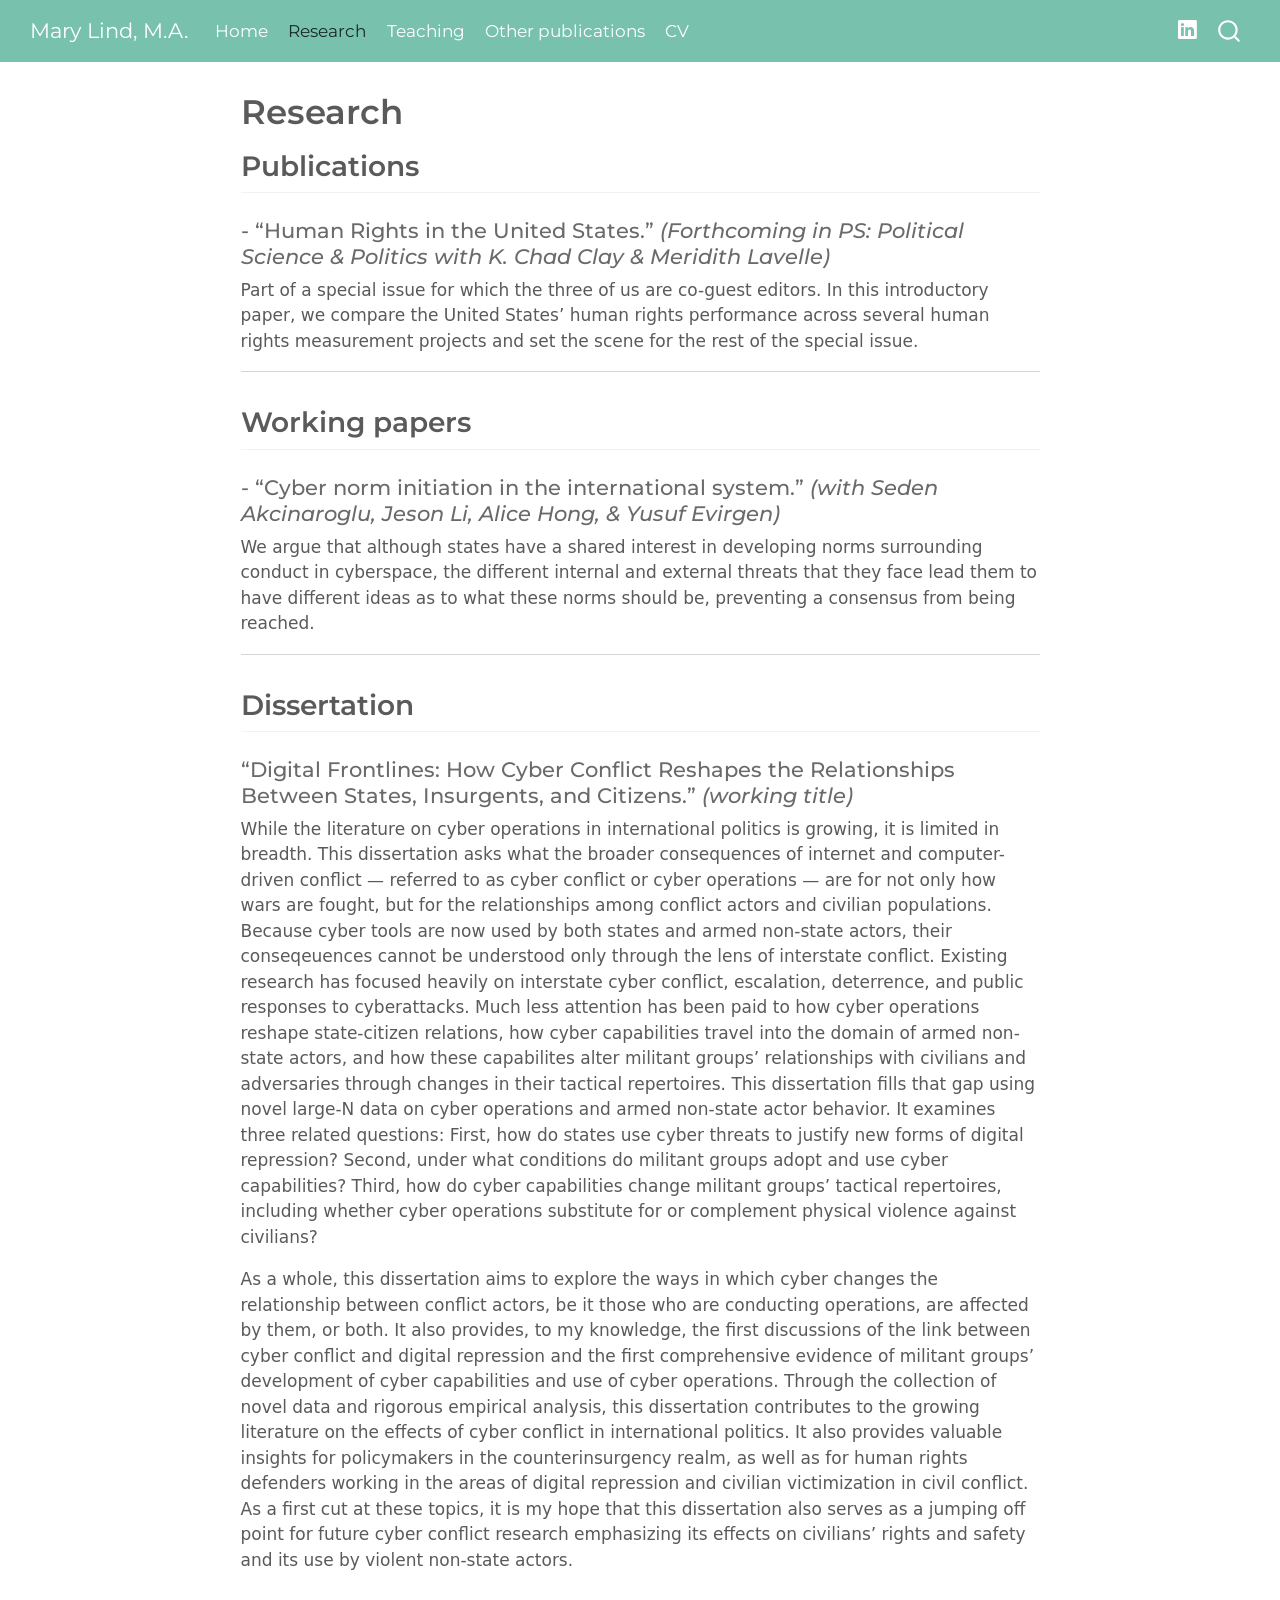
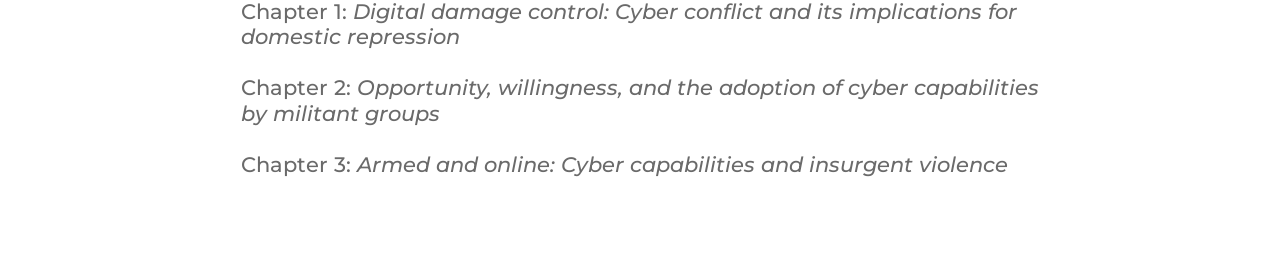
<file: research.html>
<!DOCTYPE html>
<html xmlns="http://www.w3.org/1999/xhtml" lang="en" xml:lang="en"><head>

<meta charset="utf-8">
<meta name="generator" content="quarto-1.9.37">

<meta name="viewport" content="width=device-width, initial-scale=1.0, user-scalable=yes">


<title>Research – Mary Lind, M.A.</title>
<style>
/* Default styles provided by pandoc.
** See https://pandoc.org/MANUAL.html#variables-for-html for config info.
*/
code{white-space: pre-wrap;}
span.smallcaps{font-variant: small-caps;}
div.columns{display: flex; gap: min(4vw, 1.5em);}
div.column{flex: auto; overflow-x: auto;}
div.hanging-indent{margin-left: 1.5em; text-indent: -1.5em;}
ul.task-list{list-style: none;}
ul.task-list li input[type="checkbox"] {
  width: 0.8em;
  margin: 0 0.8em 0.2em -1em; /* quarto-specific, see https://github.com/quarto-dev/quarto-cli/issues/4556 */ 
  vertical-align: middle;
}
</style>


<script src="site_libs/quarto-nav/quarto-nav.js"></script>
<script src="site_libs/quarto-nav/headroom.min.js"></script>
<script src="site_libs/clipboard/clipboard.min.js"></script>
<script src="site_libs/quarto-search/autocomplete.umd.js"></script>
<script src="site_libs/quarto-search/fuse.min.js"></script>
<script src="site_libs/quarto-search/quarto-search.js"></script>
<meta name="quarto:offset" content="./">
<script src="site_libs/quarto-html/quarto.js" type="module"></script>
<script src="site_libs/quarto-html/tabsets/tabsets.js" type="module"></script>
<script src="site_libs/quarto-html/popper.min.js"></script>
<script src="site_libs/quarto-html/tippy.umd.min.js"></script>
<script src="site_libs/quarto-html/anchor.min.js"></script>
<link href="site_libs/quarto-html/tippy.css" rel="stylesheet">
<link href="site_libs/quarto-html/quarto-syntax-highlighting-7f8f88aac4f3542376d5c11b86a4c14d.css" rel="stylesheet" id="quarto-text-highlighting-styles">
<script src="site_libs/bootstrap/bootstrap.min.js"></script>
<link href="site_libs/bootstrap/bootstrap-icons.css" rel="stylesheet">
<link href="site_libs/bootstrap/bootstrap-7745b568fe2cfb50d3dbe342bcaa01d7.min.css" rel="stylesheet" append-hash="true" id="quarto-bootstrap" data-mode="light">
<script id="quarto-search-options" type="application/json">{
  "location": "navbar",
  "copy-button": false,
  "collapse-after": 3,
  "panel-placement": "end",
  "type": "overlay",
  "limit": 50,
  "keyboard-shortcut": [
    "f",
    "/",
    "s"
  ],
  "show-item-context": false,
  "language": {
    "search-no-results-text": "No results",
    "search-matching-documents-text": "matching documents",
    "search-copy-link-title": "Copy link to search",
    "search-hide-matches-text": "Hide additional matches",
    "search-more-match-text": "more match in this document",
    "search-more-matches-text": "more matches in this document",
    "search-clear-button-title": "Clear",
    "search-text-placeholder": "",
    "search-detached-cancel-button-title": "Cancel",
    "search-submit-button-title": "Submit",
    "search-label": "Search"
  }
}</script>


</head>

<body class="nav-fixed fullcontent quarto-light">

<div id="quarto-search-results"></div>
  <header id="quarto-header" class="headroom fixed-top">
    <nav class="navbar navbar-expand-lg " data-bs-theme="dark">
      <div class="navbar-container container-fluid">
      <div class="navbar-brand-container mx-auto">
    <a class="navbar-brand" href="./index.html">
    <span class="navbar-title">Mary Lind, M.A.</span>
    </a>
  </div>
            <div id="quarto-search" class="" title="Search"></div>
          <button class="navbar-toggler" type="button" data-bs-toggle="collapse" data-bs-target="#navbarCollapse" aria-controls="navbarCollapse" role="menu" aria-expanded="false" aria-label="Toggle navigation" onclick="if (window.quartoToggleHeadroom) { window.quartoToggleHeadroom(); }">
  <span class="navbar-toggler-icon"></span>
</button>
          <div class="collapse navbar-collapse" id="navbarCollapse">
            <ul class="navbar-nav navbar-nav-scroll me-auto">
  <li class="nav-item">
    <a class="nav-link" href="./index.html"> 
<span class="menu-text">Home</span></a>
  </li>  
  <li class="nav-item">
    <a class="nav-link active" href="./research.html" aria-current="page"> 
<span class="menu-text">Research</span></a>
  </li>  
  <li class="nav-item">
    <a class="nav-link" href="./teaching.html"> 
<span class="menu-text">Teaching</span></a>
  </li>  
  <li class="nav-item">
    <a class="nav-link" href="./other.html"> 
<span class="menu-text">Other publications</span></a>
  </li>  
  <li class="nav-item">
    <a class="nav-link" href="./cv.html"> 
<span class="menu-text">CV</span></a>
  </li>  
</ul>
            <ul class="navbar-nav navbar-nav-scroll ms-auto">
  <li class="nav-item compact">
    <a class="nav-link" href="https://www.linkedin.com/in/marylind23" target="_blank"> <i class="bi bi-linkedin" role="img">
</i> 
<span class="menu-text"></span></a>
  </li>  
</ul>
          </div> <!-- /navcollapse -->
            <div class="quarto-navbar-tools">
</div>
      </div> <!-- /container-fluid -->
    </nav>
</header>
<!-- content -->
<div id="quarto-content" class="quarto-container page-columns page-rows-contents page-layout-article page-navbar">
<!-- sidebar -->
<!-- margin-sidebar -->
    
<!-- main -->
<main class="content" id="quarto-document-content">

<header id="title-block-header" class="quarto-title-block default">
<div class="quarto-title">
<h1 class="title">Research</h1>
</div>



<div class="quarto-title-meta">

    
  
    
  </div>
  


</header>


<section id="publications" class="level2">
<h2 class="anchored" data-anchor-id="publications">Publications</h2>
<section id="human-rights-in-the-united-states.-forthcoming-in-ps-political-science-politics-with-k.-chad-clay-meridith-lavelle" class="level4">
<h4 class="anchored" data-anchor-id="human-rights-in-the-united-states.-forthcoming-in-ps-political-science-politics-with-k.-chad-clay-meridith-lavelle">- “Human Rights in the United States.” <em>(Forthcoming in PS: Political Science &amp; Politics with K. Chad Clay &amp; Meridith Lavelle)</em></h4>
<p>Part of a special issue for which the three of us are co-guest editors. In this introductory paper, we compare the United States’ human rights performance across several human rights measurement projects and set the scene for the rest of the special issue.</p>
<hr>
</section>
</section>
<section id="working-papers" class="level2">
<h2 class="anchored" data-anchor-id="working-papers">Working papers</h2>
<section id="cyber-norm-initiation-in-the-international-system.-with-seden-akcinaroglu-jeson-li-alice-hong-yusuf-evirgen" class="level4">
<h4 class="anchored" data-anchor-id="cyber-norm-initiation-in-the-international-system.-with-seden-akcinaroglu-jeson-li-alice-hong-yusuf-evirgen">- “Cyber norm initiation in the international system.” <em>(with Seden Akcinaroglu, Jeson Li, Alice Hong, &amp; Yusuf Evirgen)</em></h4>
<p>We argue that although states have a shared interest in developing norms surrounding conduct in cyberspace, the different internal and external threats that they face lead them to have different ideas as to what these norms should be, preventing a consensus from being reached.</p>
<hr>
</section>
</section>
<section id="dissertation" class="level2">
<h2 class="anchored" data-anchor-id="dissertation">Dissertation</h2>
<section id="digital-frontlines-how-cyber-conflict-reshapes-the-relationships-between-states-insurgents-and-citizens.-working-title" class="level4">
<h4 class="anchored" data-anchor-id="digital-frontlines-how-cyber-conflict-reshapes-the-relationships-between-states-insurgents-and-citizens.-working-title">“Digital Frontlines: How Cyber Conflict Reshapes the Relationships Between States, Insurgents, and Citizens.” <em>(working title)</em></h4>
<p>While the literature on cyber operations in international politics is growing, it is limited in breadth. This dissertation asks what the broader consequences of internet and computer-driven conflict — referred to as cyber conflict or cyber operations — are for not only how wars are fought, but for the relationships among conflict actors and civilian populations. Because cyber tools are now used by both states and armed non-state actors, their conseqeuences cannot be understood only through the lens of interstate conflict. Existing research has focused heavily on interstate cyber conflict, escalation, deterrence, and public responses to cyberattacks. Much less attention has been paid to how cyber operations reshape state-citizen relations, how cyber capabilities travel into the domain of armed non-state actors, and how these capabilites alter militant groups’ relationships with civilians and adversaries through changes in their tactical repertoires. This dissertation fills that gap using novel large-N data on cyber operations and armed non-state actor behavior. It examines three related questions: First, how do states use cyber threats to justify new forms of digital repression? Second, under what conditions do militant groups adopt and use cyber capabilities? Third, how do cyber capabilities change militant groups’ tactical repertoires, including whether cyber operations substitute for or complement physical violence against civilians?</p>
<p>As a whole, this dissertation aims to explore the ways in which cyber changes the relationship between conflict actors, be it those who are conducting operations, are affected by them, or both. It also provides, to my knowledge, the first discussions of the link between cyber conflict and digital repression and the first comprehensive evidence of militant groups’ development of cyber capabilities and use of cyber operations. Through the collection of novel data and rigorous empirical analysis, this dissertation contributes to the growing literature on the effects of cyber conflict in international politics. It also provides valuable insights for policymakers in the counterinsurgency realm, as well as for human rights defenders working in the areas of digital repression and civilian victimization in civil conflict. As a first cut at these topics, it is my hope that this dissertation also serves as a jumping off point for future cyber conflict research emphasizing its effects on civilians’ rights and safety and its use by violent non-state actors.</p>
</section>
<section id="chapter-1-digital-damage-control-cyber-conflict-and-its-implications-for-domestic-repression" class="level4">
<h4 class="anchored" data-anchor-id="chapter-1-digital-damage-control-cyber-conflict-and-its-implications-for-domestic-repression">Chapter 1: <em>Digital damage control: Cyber conflict and its implications for domestic repression</em></h4>
</section>
<section id="chapter-2-opportunity-willingness-and-the-adoption-of-cyber-capabilities-by-militant-groups" class="level4">
<h4 class="anchored" data-anchor-id="chapter-2-opportunity-willingness-and-the-adoption-of-cyber-capabilities-by-militant-groups">Chapter 2: <em>Opportunity, willingness, and the adoption of cyber capabilities by militant groups</em></h4>
</section>
<section id="chapter-3-armed-and-online-cyber-capabilities-and-insurgent-violence" class="level4">
<h4 class="anchored" data-anchor-id="chapter-3-armed-and-online-cyber-capabilities-and-insurgent-violence">Chapter 3: <em>Armed and online: Cyber capabilities and insurgent violence</em></h4>


</section>
</section>

</main> <!-- /main -->
<script id="quarto-html-after-body" type="application/javascript">
  window.document.addEventListener("DOMContentLoaded", function (event) {
    const icon = "";
    const anchorJS = new window.AnchorJS();
    anchorJS.options = {
      placement: 'right',
      icon: icon
    };
    anchorJS.add('.anchored');
    const isCodeAnnotation = (el) => {
      for (const clz of el.classList) {
        if (clz.startsWith('code-annotation-')) {                     
          return true;
        }
      }
      return false;
    }
    const onCopySuccess = function(e) {
      // button target
      const button = e.trigger;
      // don't keep focus
      button.blur();
      // flash "checked"
      button.classList.add('code-copy-button-checked');
      var currentTitle = button.getAttribute("title");
      button.setAttribute("title", "Copied!");
      let tooltip;
      if (window.bootstrap) {
        button.setAttribute("data-bs-toggle", "tooltip");
        button.setAttribute("data-bs-placement", "left");
        button.setAttribute("data-bs-title", "Copied!");
        tooltip = new bootstrap.Tooltip(button, 
          { trigger: "manual", 
            customClass: "code-copy-button-tooltip",
            offset: [0, -8]});
        tooltip.show();    
      }
      setTimeout(function() {
        if (tooltip) {
          tooltip.hide();
          button.removeAttribute("data-bs-title");
          button.removeAttribute("data-bs-toggle");
          button.removeAttribute("data-bs-placement");
        }
        button.setAttribute("title", currentTitle);
        button.classList.remove('code-copy-button-checked');
      }, 1000);
      // clear code selection
      e.clearSelection();
    }
    const getTextToCopy = function(trigger) {
      const outerScaffold = trigger.parentElement.cloneNode(true);
      const codeEl = outerScaffold.querySelector('code');
      for (const childEl of codeEl.children) {
        if (isCodeAnnotation(childEl)) {
          childEl.remove();
        }
      }
      return codeEl.innerText;
    }
    const clipboard = new window.ClipboardJS('.code-copy-button:not([data-in-quarto-modal])', {
      text: getTextToCopy
    });
    clipboard.on('success', onCopySuccess);
    if (window.document.getElementById('quarto-embedded-source-code-modal')) {
      const clipboardModal = new window.ClipboardJS('.code-copy-button[data-in-quarto-modal]', {
        text: getTextToCopy,
        container: window.document.getElementById('quarto-embedded-source-code-modal')
      });
      clipboardModal.on('success', onCopySuccess);
    }
      var localhostRegex = new RegExp(/^(?:http|https):\/\/localhost\:?[0-9]*\//);
      var mailtoRegex = new RegExp(/^mailto:/);
        var filterRegex = new RegExp("https:\/\/marylind23\.github\.io\/website\/");
      var isInternal = (href) => {
          return filterRegex.test(href) || localhostRegex.test(href) || mailtoRegex.test(href);
      }
      // Inspect non-navigation links and adorn them if external
     var links = window.document.querySelectorAll('a[href]:not(.nav-link):not(.navbar-brand):not(.toc-action):not(.sidebar-link):not(.sidebar-item-toggle):not(.pagination-link):not(.no-external):not([aria-hidden]):not(.dropdown-item):not(.quarto-navigation-tool):not(.about-link)');
      for (var i=0; i<links.length; i++) {
        const link = links[i];
        if (!isInternal(link.href)) {
          // undo the damage that might have been done by quarto-nav.js in the case of
          // links that we want to consider external
          if (link.dataset.originalHref !== undefined) {
            link.href = link.dataset.originalHref;
          }
        }
      }
    function tippyHover(el, contentFn, onTriggerFn, onUntriggerFn) {
      const config = {
        allowHTML: true,
        maxWidth: 500,
        delay: 100,
        arrow: false,
        appendTo: function(el) {
            return el.parentElement;
        },
        interactive: true,
        interactiveBorder: 10,
        theme: 'quarto',
        placement: 'bottom-start',
      };
      if (contentFn) {
        config.content = contentFn;
      }
      if (onTriggerFn) {
        config.onTrigger = onTriggerFn;
      }
      if (onUntriggerFn) {
        config.onUntrigger = onUntriggerFn;
      }
      window.tippy(el, config); 
    }
    const noterefs = window.document.querySelectorAll('a[role="doc-noteref"]');
    for (var i=0; i<noterefs.length; i++) {
      const ref = noterefs[i];
      tippyHover(ref, function() {
        // use id or data attribute instead here
        let href = ref.getAttribute('data-footnote-href') || ref.getAttribute('href');
        try { href = new URL(href).hash; } catch {}
        const id = href.replace(/^#\/?/, "");
        const note = window.document.getElementById(id);
        if (note) {
          return note.innerHTML;
        } else {
          return "";
        }
      });
    }
    const xrefs = window.document.querySelectorAll('a.quarto-xref');
    const processXRef = (id, note) => {
      // Strip column container classes
      const stripColumnClz = (el) => {
        el.classList.remove("page-full", "page-columns");
        if (el.children) {
          for (const child of el.children) {
            stripColumnClz(child);
          }
        }
      }
      stripColumnClz(note)
      if (id === null || id.startsWith('sec-')) {
        // Special case sections, only their first couple elements
        const container = document.createElement("div");
        if (note.children && note.children.length > 2) {
          container.appendChild(note.children[0].cloneNode(true));
          for (let i = 1; i < note.children.length; i++) {
            const child = note.children[i];
            if (child.tagName === "P" && child.innerText === "") {
              continue;
            } else {
              container.appendChild(child.cloneNode(true));
              break;
            }
          }
          if (window.Quarto?.typesetMath) {
            window.Quarto.typesetMath(container);
          }
          return container.innerHTML
        } else {
          if (window.Quarto?.typesetMath) {
            window.Quarto.typesetMath(note);
          }
          return note.innerHTML;
        }
      } else {
        // Remove any anchor links if they are present
        const anchorLink = note.querySelector('a.anchorjs-link');
        if (anchorLink) {
          anchorLink.remove();
        }
        if (window.Quarto?.typesetMath) {
          window.Quarto.typesetMath(note);
        }
        if (note.classList.contains("callout")) {
          return note.outerHTML;
        } else {
          return note.innerHTML;
        }
      }
    }
    for (var i=0; i<xrefs.length; i++) {
      const xref = xrefs[i];
      tippyHover(xref, undefined, function(instance) {
        instance.disable();
        let url = xref.getAttribute('href');
        let hash = undefined; 
        if (url.startsWith('#')) {
          hash = url;
        } else {
          try { hash = new URL(url).hash; } catch {}
        }
        if (hash) {
          const id = hash.replace(/^#\/?/, "");
          const note = window.document.getElementById(id);
          if (note !== null) {
            try {
              const html = processXRef(id, note.cloneNode(true));
              instance.setContent(html);
            } finally {
              instance.enable();
              instance.show();
            }
          } else {
            // See if we can fetch this
            fetch(url.split('#')[0])
            .then(res => res.text())
            .then(html => {
              const parser = new DOMParser();
              const htmlDoc = parser.parseFromString(html, "text/html");
              const note = htmlDoc.getElementById(id);
              if (note !== null) {
                const html = processXRef(id, note);
                instance.setContent(html);
              } 
            }).finally(() => {
              instance.enable();
              instance.show();
            });
          }
        } else {
          // See if we can fetch a full url (with no hash to target)
          // This is a special case and we should probably do some content thinning / targeting
          fetch(url)
          .then(res => res.text())
          .then(html => {
            const parser = new DOMParser();
            const htmlDoc = parser.parseFromString(html, "text/html");
            const note = htmlDoc.querySelector('main.content');
            if (note !== null) {
              // This should only happen for chapter cross references
              // (since there is no id in the URL)
              // remove the first header
              if (note.children.length > 0 && note.children[0].tagName === "HEADER") {
                note.children[0].remove();
              }
              const html = processXRef(null, note);
              instance.setContent(html);
            } 
          }).finally(() => {
            instance.enable();
            instance.show();
          });
        }
      }, function(instance) {
      });
    }
        let selectedAnnoteEl;
        const selectorForAnnotation = ( cell, annotation) => {
          let cellAttr = 'data-code-cell="' + cell + '"';
          let lineAttr = 'data-code-annotation="' +  annotation + '"';
          const selector = 'span[' + cellAttr + '][' + lineAttr + ']';
          return selector;
        }
        const selectCodeLines = (annoteEl) => {
          const doc = window.document;
          const targetCell = annoteEl.getAttribute("data-target-cell");
          const targetAnnotation = annoteEl.getAttribute("data-target-annotation");
          const annoteSpan = window.document.querySelector(selectorForAnnotation(targetCell, targetAnnotation));
          const lines = annoteSpan.getAttribute("data-code-lines").split(",");
          const lineIds = lines.map((line) => {
            return targetCell + "-" + line;
          })
          let top = null;
          let height = null;
          let parent = null;
          if (lineIds.length > 0) {
              //compute the position of the single el (top and bottom and make a div)
              const el = window.document.getElementById(lineIds[0]);
              top = el.offsetTop;
              height = el.offsetHeight;
              parent = el.parentElement.parentElement;
            if (lineIds.length > 1) {
              const lastEl = window.document.getElementById(lineIds[lineIds.length - 1]);
              const bottom = lastEl.offsetTop + lastEl.offsetHeight;
              height = bottom - top;
            }
            if (top !== null && height !== null && parent !== null) {
              // cook up a div (if necessary) and position it 
              let div = window.document.getElementById("code-annotation-line-highlight");
              if (div === null) {
                div = window.document.createElement("div");
                div.setAttribute("id", "code-annotation-line-highlight");
                div.style.position = 'absolute';
                parent.appendChild(div);
              }
              div.style.top = top - 2 + "px";
              div.style.height = height + 4 + "px";
              div.style.left = 0;
              let gutterDiv = window.document.getElementById("code-annotation-line-highlight-gutter");
              if (gutterDiv === null) {
                gutterDiv = window.document.createElement("div");
                gutterDiv.setAttribute("id", "code-annotation-line-highlight-gutter");
                gutterDiv.style.position = 'absolute';
                const codeCell = window.document.getElementById(targetCell);
                const gutter = codeCell.querySelector('.code-annotation-gutter');
                gutter.appendChild(gutterDiv);
              }
              gutterDiv.style.top = top - 2 + "px";
              gutterDiv.style.height = height + 4 + "px";
            }
            selectedAnnoteEl = annoteEl;
          }
        };
        const unselectCodeLines = () => {
          const elementsIds = ["code-annotation-line-highlight", "code-annotation-line-highlight-gutter"];
          elementsIds.forEach((elId) => {
            const div = window.document.getElementById(elId);
            if (div) {
              div.remove();
            }
          });
          selectedAnnoteEl = undefined;
        };
          // Handle positioning of the toggle
      window.addEventListener(
        "resize",
        throttle(() => {
          elRect = undefined;
          if (selectedAnnoteEl) {
            selectCodeLines(selectedAnnoteEl);
          }
        }, 10)
      );
      function throttle(fn, ms) {
      let throttle = false;
      let timer;
        return (...args) => {
          if(!throttle) { // first call gets through
              fn.apply(this, args);
              throttle = true;
          } else { // all the others get throttled
              if(timer) clearTimeout(timer); // cancel #2
              timer = setTimeout(() => {
                fn.apply(this, args);
                timer = throttle = false;
              }, ms);
          }
        };
      }
        // Attach click handler to the DT
        const annoteDls = window.document.querySelectorAll('dt[data-target-cell]');
        for (const annoteDlNode of annoteDls) {
          annoteDlNode.addEventListener('click', (event) => {
            const clickedEl = event.target;
            if (clickedEl !== selectedAnnoteEl) {
              unselectCodeLines();
              const activeEl = window.document.querySelector('dt[data-target-cell].code-annotation-active');
              if (activeEl) {
                activeEl.classList.remove('code-annotation-active');
              }
              selectCodeLines(clickedEl);
              clickedEl.classList.add('code-annotation-active');
            } else {
              // Unselect the line
              unselectCodeLines();
              clickedEl.classList.remove('code-annotation-active');
            }
          });
        }
    const findCites = (el) => {
      const parentEl = el.parentElement;
      if (parentEl) {
        const cites = parentEl.dataset.cites;
        if (cites) {
          return {
            el,
            cites: cites.split(' ')
          };
        } else {
          return findCites(el.parentElement)
        }
      } else {
        return undefined;
      }
    };
    var bibliorefs = window.document.querySelectorAll('a[role="doc-biblioref"]');
    for (var i=0; i<bibliorefs.length; i++) {
      const ref = bibliorefs[i];
      const citeInfo = findCites(ref);
      if (citeInfo) {
        tippyHover(citeInfo.el, function() {
          var popup = window.document.createElement('div');
          citeInfo.cites.forEach(function(cite) {
            var citeDiv = window.document.createElement('div');
            citeDiv.classList.add('hanging-indent');
            citeDiv.classList.add('csl-entry');
            var biblioDiv = window.document.getElementById('ref-' + cite);
            if (biblioDiv) {
              citeDiv.innerHTML = biblioDiv.innerHTML;
            }
            popup.appendChild(citeDiv);
          });
          return popup.innerHTML;
        });
      }
    }
  });
  </script>
</div> <!-- /content -->




</body></html>
</file>
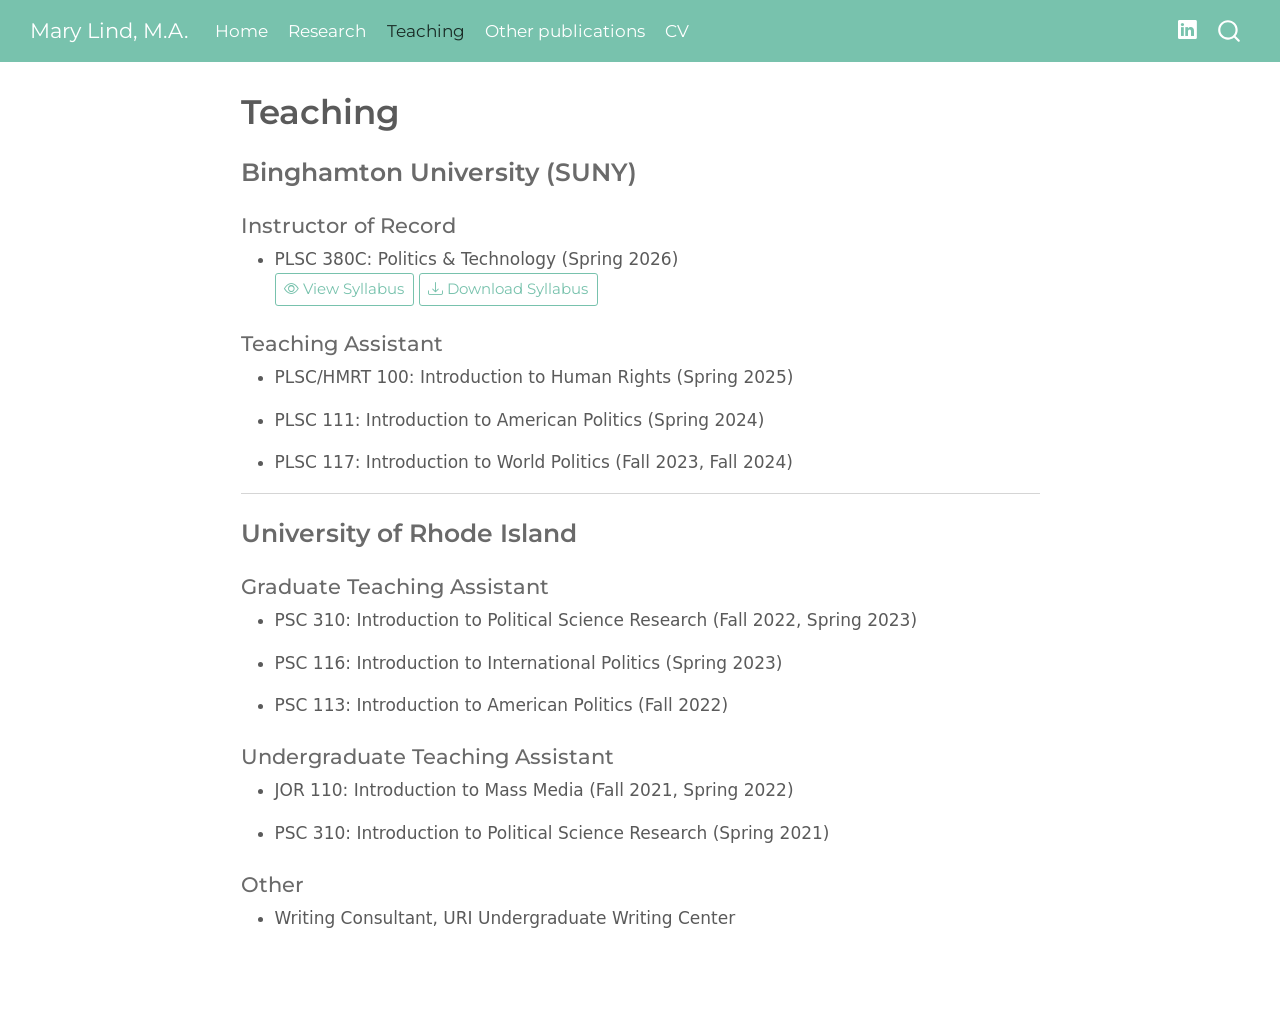
<file: teaching.html>
<!DOCTYPE html>
<html xmlns="http://www.w3.org/1999/xhtml" lang="en" xml:lang="en"><head>

<meta charset="utf-8">
<meta name="generator" content="quarto-1.9.37">

<meta name="viewport" content="width=device-width, initial-scale=1.0, user-scalable=yes">


<title>Teaching – Mary Lind, M.A.</title>
<style>
/* Default styles provided by pandoc.
** See https://pandoc.org/MANUAL.html#variables-for-html for config info.
*/
code{white-space: pre-wrap;}
span.smallcaps{font-variant: small-caps;}
div.columns{display: flex; gap: min(4vw, 1.5em);}
div.column{flex: auto; overflow-x: auto;}
div.hanging-indent{margin-left: 1.5em; text-indent: -1.5em;}
ul.task-list{list-style: none;}
ul.task-list li input[type="checkbox"] {
  width: 0.8em;
  margin: 0 0.8em 0.2em -1em; /* quarto-specific, see https://github.com/quarto-dev/quarto-cli/issues/4556 */ 
  vertical-align: middle;
}
</style>


<script src="site_libs/quarto-nav/quarto-nav.js"></script>
<script src="site_libs/quarto-nav/headroom.min.js"></script>
<script src="site_libs/clipboard/clipboard.min.js"></script>
<script src="site_libs/quarto-search/autocomplete.umd.js"></script>
<script src="site_libs/quarto-search/fuse.min.js"></script>
<script src="site_libs/quarto-search/quarto-search.js"></script>
<meta name="quarto:offset" content="./">
<script src="site_libs/quarto-html/quarto.js" type="module"></script>
<script src="site_libs/quarto-html/tabsets/tabsets.js" type="module"></script>
<script src="site_libs/quarto-html/popper.min.js"></script>
<script src="site_libs/quarto-html/tippy.umd.min.js"></script>
<script src="site_libs/quarto-html/anchor.min.js"></script>
<link href="site_libs/quarto-html/tippy.css" rel="stylesheet">
<link href="site_libs/quarto-html/quarto-syntax-highlighting-7f8f88aac4f3542376d5c11b86a4c14d.css" rel="stylesheet" id="quarto-text-highlighting-styles">
<script src="site_libs/bootstrap/bootstrap.min.js"></script>
<link href="site_libs/bootstrap/bootstrap-icons.css" rel="stylesheet">
<link href="site_libs/bootstrap/bootstrap-7745b568fe2cfb50d3dbe342bcaa01d7.min.css" rel="stylesheet" append-hash="true" id="quarto-bootstrap" data-mode="light">
<script id="quarto-search-options" type="application/json">{
  "location": "navbar",
  "copy-button": false,
  "collapse-after": 3,
  "panel-placement": "end",
  "type": "overlay",
  "limit": 50,
  "keyboard-shortcut": [
    "f",
    "/",
    "s"
  ],
  "show-item-context": false,
  "language": {
    "search-no-results-text": "No results",
    "search-matching-documents-text": "matching documents",
    "search-copy-link-title": "Copy link to search",
    "search-hide-matches-text": "Hide additional matches",
    "search-more-match-text": "more match in this document",
    "search-more-matches-text": "more matches in this document",
    "search-clear-button-title": "Clear",
    "search-text-placeholder": "",
    "search-detached-cancel-button-title": "Cancel",
    "search-submit-button-title": "Submit",
    "search-label": "Search"
  }
}</script>


</head>

<body class="nav-fixed fullcontent quarto-light">

<div id="quarto-search-results"></div>
  <header id="quarto-header" class="headroom fixed-top">
    <nav class="navbar navbar-expand-lg " data-bs-theme="dark">
      <div class="navbar-container container-fluid">
      <div class="navbar-brand-container mx-auto">
    <a class="navbar-brand" href="./index.html">
    <span class="navbar-title">Mary Lind, M.A.</span>
    </a>
  </div>
            <div id="quarto-search" class="" title="Search"></div>
          <button class="navbar-toggler" type="button" data-bs-toggle="collapse" data-bs-target="#navbarCollapse" aria-controls="navbarCollapse" role="menu" aria-expanded="false" aria-label="Toggle navigation" onclick="if (window.quartoToggleHeadroom) { window.quartoToggleHeadroom(); }">
  <span class="navbar-toggler-icon"></span>
</button>
          <div class="collapse navbar-collapse" id="navbarCollapse">
            <ul class="navbar-nav navbar-nav-scroll me-auto">
  <li class="nav-item">
    <a class="nav-link" href="./index.html"> 
<span class="menu-text">Home</span></a>
  </li>  
  <li class="nav-item">
    <a class="nav-link" href="./research.html"> 
<span class="menu-text">Research</span></a>
  </li>  
  <li class="nav-item">
    <a class="nav-link active" href="./teaching.html" aria-current="page"> 
<span class="menu-text">Teaching</span></a>
  </li>  
  <li class="nav-item">
    <a class="nav-link" href="./other.html"> 
<span class="menu-text">Other publications</span></a>
  </li>  
  <li class="nav-item">
    <a class="nav-link" href="./cv.html"> 
<span class="menu-text">CV</span></a>
  </li>  
</ul>
            <ul class="navbar-nav navbar-nav-scroll ms-auto">
  <li class="nav-item compact">
    <a class="nav-link" href="https://www.linkedin.com/in/marylind23" target="_blank"> <i class="bi bi-linkedin" role="img">
</i> 
<span class="menu-text"></span></a>
  </li>  
</ul>
          </div> <!-- /navcollapse -->
            <div class="quarto-navbar-tools">
</div>
      </div> <!-- /container-fluid -->
    </nav>
</header>
<!-- content -->
<div id="quarto-content" class="quarto-container page-columns page-rows-contents page-layout-article page-navbar">
<!-- sidebar -->
<!-- margin-sidebar -->
    
<!-- main -->
<main class="content" id="quarto-document-content">

<header id="title-block-header" class="quarto-title-block default">
<div class="quarto-title">
<h1 class="title">Teaching</h1>
</div>



<div class="quarto-title-meta">

    
  
    
  </div>
  


</header>


<section id="binghamton-university-suny" class="level3">
<h3 class="anchored" data-anchor-id="binghamton-university-suny">Binghamton University (SUNY)</h3>
<section id="instructor-of-record" class="level4">
<h4 class="anchored" data-anchor-id="instructor-of-record">Instructor of Record</h4>
<ul>
<li>PLSC 380C: Politics &amp; Technology (Spring 2026) <br> <a href="Lind_PoliticsTechnology_Syllabus_Spring2026.pdf" class="btn btn-outline-primary btn-sm" target="_blank" role="button"><i class="bi bi-eye"></i> View Syllabus</a> <a href="Lind_PoliticsTechnology_Syllabus_Spring2026.pdf" class="btn btn-outline-primary btn-sm" role="button"><i class="bi bi-download"></i> Download Syllabus</a></li>
</ul>
</section>
<section id="teaching-assistant" class="level4">
<h4 class="anchored" data-anchor-id="teaching-assistant">Teaching Assistant</h4>
<ul>
<li><p>PLSC/HMRT 100: Introduction to Human Rights (Spring 2025)</p></li>
<li><p>PLSC 111: Introduction to American Politics (Spring 2024)</p></li>
<li><p>PLSC 117: Introduction to World Politics (Fall 2023, Fall 2024)</p></li>
</ul>
<hr>
</section>
</section>
<section id="university-of-rhode-island" class="level3">
<h3 class="anchored" data-anchor-id="university-of-rhode-island">University of Rhode Island</h3>
<section id="graduate-teaching-assistant" class="level4">
<h4 class="anchored" data-anchor-id="graduate-teaching-assistant">Graduate Teaching Assistant</h4>
<ul>
<li><p>PSC 310: Introduction to Political Science Research (Fall 2022, Spring 2023)</p></li>
<li><p>PSC 116: Introduction to International Politics (Spring 2023)</p></li>
<li><p>PSC 113: Introduction to American Politics (Fall 2022)</p></li>
</ul>
</section>
<section id="undergraduate-teaching-assistant" class="level4">
<h4 class="anchored" data-anchor-id="undergraduate-teaching-assistant">Undergraduate Teaching Assistant</h4>
<ul>
<li><p>JOR 110: Introduction to Mass Media (Fall 2021, Spring 2022)</p></li>
<li><p>PSC 310: Introduction to Political Science Research (Spring 2021)</p></li>
</ul>
</section>
<section id="other" class="level4">
<h4 class="anchored" data-anchor-id="other">Other</h4>
<ul>
<li>Writing Consultant, URI Undergraduate Writing Center</li>
</ul>


</section>
</section>

</main> <!-- /main -->
<script id="quarto-html-after-body" type="application/javascript">
  window.document.addEventListener("DOMContentLoaded", function (event) {
    const icon = "";
    const anchorJS = new window.AnchorJS();
    anchorJS.options = {
      placement: 'right',
      icon: icon
    };
    anchorJS.add('.anchored');
    const isCodeAnnotation = (el) => {
      for (const clz of el.classList) {
        if (clz.startsWith('code-annotation-')) {                     
          return true;
        }
      }
      return false;
    }
    const onCopySuccess = function(e) {
      // button target
      const button = e.trigger;
      // don't keep focus
      button.blur();
      // flash "checked"
      button.classList.add('code-copy-button-checked');
      var currentTitle = button.getAttribute("title");
      button.setAttribute("title", "Copied!");
      let tooltip;
      if (window.bootstrap) {
        button.setAttribute("data-bs-toggle", "tooltip");
        button.setAttribute("data-bs-placement", "left");
        button.setAttribute("data-bs-title", "Copied!");
        tooltip = new bootstrap.Tooltip(button, 
          { trigger: "manual", 
            customClass: "code-copy-button-tooltip",
            offset: [0, -8]});
        tooltip.show();    
      }
      setTimeout(function() {
        if (tooltip) {
          tooltip.hide();
          button.removeAttribute("data-bs-title");
          button.removeAttribute("data-bs-toggle");
          button.removeAttribute("data-bs-placement");
        }
        button.setAttribute("title", currentTitle);
        button.classList.remove('code-copy-button-checked');
      }, 1000);
      // clear code selection
      e.clearSelection();
    }
    const getTextToCopy = function(trigger) {
      const outerScaffold = trigger.parentElement.cloneNode(true);
      const codeEl = outerScaffold.querySelector('code');
      for (const childEl of codeEl.children) {
        if (isCodeAnnotation(childEl)) {
          childEl.remove();
        }
      }
      return codeEl.innerText;
    }
    const clipboard = new window.ClipboardJS('.code-copy-button:not([data-in-quarto-modal])', {
      text: getTextToCopy
    });
    clipboard.on('success', onCopySuccess);
    if (window.document.getElementById('quarto-embedded-source-code-modal')) {
      const clipboardModal = new window.ClipboardJS('.code-copy-button[data-in-quarto-modal]', {
        text: getTextToCopy,
        container: window.document.getElementById('quarto-embedded-source-code-modal')
      });
      clipboardModal.on('success', onCopySuccess);
    }
      var localhostRegex = new RegExp(/^(?:http|https):\/\/localhost\:?[0-9]*\//);
      var mailtoRegex = new RegExp(/^mailto:/);
        var filterRegex = new RegExp("https:\/\/marylind23\.github\.io\/website\/");
      var isInternal = (href) => {
          return filterRegex.test(href) || localhostRegex.test(href) || mailtoRegex.test(href);
      }
      // Inspect non-navigation links and adorn them if external
     var links = window.document.querySelectorAll('a[href]:not(.nav-link):not(.navbar-brand):not(.toc-action):not(.sidebar-link):not(.sidebar-item-toggle):not(.pagination-link):not(.no-external):not([aria-hidden]):not(.dropdown-item):not(.quarto-navigation-tool):not(.about-link)');
      for (var i=0; i<links.length; i++) {
        const link = links[i];
        if (!isInternal(link.href)) {
          // undo the damage that might have been done by quarto-nav.js in the case of
          // links that we want to consider external
          if (link.dataset.originalHref !== undefined) {
            link.href = link.dataset.originalHref;
          }
        }
      }
    function tippyHover(el, contentFn, onTriggerFn, onUntriggerFn) {
      const config = {
        allowHTML: true,
        maxWidth: 500,
        delay: 100,
        arrow: false,
        appendTo: function(el) {
            return el.parentElement;
        },
        interactive: true,
        interactiveBorder: 10,
        theme: 'quarto',
        placement: 'bottom-start',
      };
      if (contentFn) {
        config.content = contentFn;
      }
      if (onTriggerFn) {
        config.onTrigger = onTriggerFn;
      }
      if (onUntriggerFn) {
        config.onUntrigger = onUntriggerFn;
      }
      window.tippy(el, config); 
    }
    const noterefs = window.document.querySelectorAll('a[role="doc-noteref"]');
    for (var i=0; i<noterefs.length; i++) {
      const ref = noterefs[i];
      tippyHover(ref, function() {
        // use id or data attribute instead here
        let href = ref.getAttribute('data-footnote-href') || ref.getAttribute('href');
        try { href = new URL(href).hash; } catch {}
        const id = href.replace(/^#\/?/, "");
        const note = window.document.getElementById(id);
        if (note) {
          return note.innerHTML;
        } else {
          return "";
        }
      });
    }
    const xrefs = window.document.querySelectorAll('a.quarto-xref');
    const processXRef = (id, note) => {
      // Strip column container classes
      const stripColumnClz = (el) => {
        el.classList.remove("page-full", "page-columns");
        if (el.children) {
          for (const child of el.children) {
            stripColumnClz(child);
          }
        }
      }
      stripColumnClz(note)
      if (id === null || id.startsWith('sec-')) {
        // Special case sections, only their first couple elements
        const container = document.createElement("div");
        if (note.children && note.children.length > 2) {
          container.appendChild(note.children[0].cloneNode(true));
          for (let i = 1; i < note.children.length; i++) {
            const child = note.children[i];
            if (child.tagName === "P" && child.innerText === "") {
              continue;
            } else {
              container.appendChild(child.cloneNode(true));
              break;
            }
          }
          if (window.Quarto?.typesetMath) {
            window.Quarto.typesetMath(container);
          }
          return container.innerHTML
        } else {
          if (window.Quarto?.typesetMath) {
            window.Quarto.typesetMath(note);
          }
          return note.innerHTML;
        }
      } else {
        // Remove any anchor links if they are present
        const anchorLink = note.querySelector('a.anchorjs-link');
        if (anchorLink) {
          anchorLink.remove();
        }
        if (window.Quarto?.typesetMath) {
          window.Quarto.typesetMath(note);
        }
        if (note.classList.contains("callout")) {
          return note.outerHTML;
        } else {
          return note.innerHTML;
        }
      }
    }
    for (var i=0; i<xrefs.length; i++) {
      const xref = xrefs[i];
      tippyHover(xref, undefined, function(instance) {
        instance.disable();
        let url = xref.getAttribute('href');
        let hash = undefined; 
        if (url.startsWith('#')) {
          hash = url;
        } else {
          try { hash = new URL(url).hash; } catch {}
        }
        if (hash) {
          const id = hash.replace(/^#\/?/, "");
          const note = window.document.getElementById(id);
          if (note !== null) {
            try {
              const html = processXRef(id, note.cloneNode(true));
              instance.setContent(html);
            } finally {
              instance.enable();
              instance.show();
            }
          } else {
            // See if we can fetch this
            fetch(url.split('#')[0])
            .then(res => res.text())
            .then(html => {
              const parser = new DOMParser();
              const htmlDoc = parser.parseFromString(html, "text/html");
              const note = htmlDoc.getElementById(id);
              if (note !== null) {
                const html = processXRef(id, note);
                instance.setContent(html);
              } 
            }).finally(() => {
              instance.enable();
              instance.show();
            });
          }
        } else {
          // See if we can fetch a full url (with no hash to target)
          // This is a special case and we should probably do some content thinning / targeting
          fetch(url)
          .then(res => res.text())
          .then(html => {
            const parser = new DOMParser();
            const htmlDoc = parser.parseFromString(html, "text/html");
            const note = htmlDoc.querySelector('main.content');
            if (note !== null) {
              // This should only happen for chapter cross references
              // (since there is no id in the URL)
              // remove the first header
              if (note.children.length > 0 && note.children[0].tagName === "HEADER") {
                note.children[0].remove();
              }
              const html = processXRef(null, note);
              instance.setContent(html);
            } 
          }).finally(() => {
            instance.enable();
            instance.show();
          });
        }
      }, function(instance) {
      });
    }
        let selectedAnnoteEl;
        const selectorForAnnotation = ( cell, annotation) => {
          let cellAttr = 'data-code-cell="' + cell + '"';
          let lineAttr = 'data-code-annotation="' +  annotation + '"';
          const selector = 'span[' + cellAttr + '][' + lineAttr + ']';
          return selector;
        }
        const selectCodeLines = (annoteEl) => {
          const doc = window.document;
          const targetCell = annoteEl.getAttribute("data-target-cell");
          const targetAnnotation = annoteEl.getAttribute("data-target-annotation");
          const annoteSpan = window.document.querySelector(selectorForAnnotation(targetCell, targetAnnotation));
          const lines = annoteSpan.getAttribute("data-code-lines").split(",");
          const lineIds = lines.map((line) => {
            return targetCell + "-" + line;
          })
          let top = null;
          let height = null;
          let parent = null;
          if (lineIds.length > 0) {
              //compute the position of the single el (top and bottom and make a div)
              const el = window.document.getElementById(lineIds[0]);
              top = el.offsetTop;
              height = el.offsetHeight;
              parent = el.parentElement.parentElement;
            if (lineIds.length > 1) {
              const lastEl = window.document.getElementById(lineIds[lineIds.length - 1]);
              const bottom = lastEl.offsetTop + lastEl.offsetHeight;
              height = bottom - top;
            }
            if (top !== null && height !== null && parent !== null) {
              // cook up a div (if necessary) and position it 
              let div = window.document.getElementById("code-annotation-line-highlight");
              if (div === null) {
                div = window.document.createElement("div");
                div.setAttribute("id", "code-annotation-line-highlight");
                div.style.position = 'absolute';
                parent.appendChild(div);
              }
              div.style.top = top - 2 + "px";
              div.style.height = height + 4 + "px";
              div.style.left = 0;
              let gutterDiv = window.document.getElementById("code-annotation-line-highlight-gutter");
              if (gutterDiv === null) {
                gutterDiv = window.document.createElement("div");
                gutterDiv.setAttribute("id", "code-annotation-line-highlight-gutter");
                gutterDiv.style.position = 'absolute';
                const codeCell = window.document.getElementById(targetCell);
                const gutter = codeCell.querySelector('.code-annotation-gutter');
                gutter.appendChild(gutterDiv);
              }
              gutterDiv.style.top = top - 2 + "px";
              gutterDiv.style.height = height + 4 + "px";
            }
            selectedAnnoteEl = annoteEl;
          }
        };
        const unselectCodeLines = () => {
          const elementsIds = ["code-annotation-line-highlight", "code-annotation-line-highlight-gutter"];
          elementsIds.forEach((elId) => {
            const div = window.document.getElementById(elId);
            if (div) {
              div.remove();
            }
          });
          selectedAnnoteEl = undefined;
        };
          // Handle positioning of the toggle
      window.addEventListener(
        "resize",
        throttle(() => {
          elRect = undefined;
          if (selectedAnnoteEl) {
            selectCodeLines(selectedAnnoteEl);
          }
        }, 10)
      );
      function throttle(fn, ms) {
      let throttle = false;
      let timer;
        return (...args) => {
          if(!throttle) { // first call gets through
              fn.apply(this, args);
              throttle = true;
          } else { // all the others get throttled
              if(timer) clearTimeout(timer); // cancel #2
              timer = setTimeout(() => {
                fn.apply(this, args);
                timer = throttle = false;
              }, ms);
          }
        };
      }
        // Attach click handler to the DT
        const annoteDls = window.document.querySelectorAll('dt[data-target-cell]');
        for (const annoteDlNode of annoteDls) {
          annoteDlNode.addEventListener('click', (event) => {
            const clickedEl = event.target;
            if (clickedEl !== selectedAnnoteEl) {
              unselectCodeLines();
              const activeEl = window.document.querySelector('dt[data-target-cell].code-annotation-active');
              if (activeEl) {
                activeEl.classList.remove('code-annotation-active');
              }
              selectCodeLines(clickedEl);
              clickedEl.classList.add('code-annotation-active');
            } else {
              // Unselect the line
              unselectCodeLines();
              clickedEl.classList.remove('code-annotation-active');
            }
          });
        }
    const findCites = (el) => {
      const parentEl = el.parentElement;
      if (parentEl) {
        const cites = parentEl.dataset.cites;
        if (cites) {
          return {
            el,
            cites: cites.split(' ')
          };
        } else {
          return findCites(el.parentElement)
        }
      } else {
        return undefined;
      }
    };
    var bibliorefs = window.document.querySelectorAll('a[role="doc-biblioref"]');
    for (var i=0; i<bibliorefs.length; i++) {
      const ref = bibliorefs[i];
      const citeInfo = findCites(ref);
      if (citeInfo) {
        tippyHover(citeInfo.el, function() {
          var popup = window.document.createElement('div');
          citeInfo.cites.forEach(function(cite) {
            var citeDiv = window.document.createElement('div');
            citeDiv.classList.add('hanging-indent');
            citeDiv.classList.add('csl-entry');
            var biblioDiv = window.document.getElementById('ref-' + cite);
            if (biblioDiv) {
              citeDiv.innerHTML = biblioDiv.innerHTML;
            }
            popup.appendChild(citeDiv);
          });
          return popup.innerHTML;
        });
      }
    }
  });
  </script>
</div> <!-- /content -->




</body></html>
</file>
<file: site_libs/quarto-html/tippy.css>
.tippy-box[data-animation=fade][data-state=hidden]{opacity:0}[data-tippy-root]{max-width:calc(100vw - 10px)}.tippy-box{position:relative;background-color:#333;color:#fff;border-radius:4px;font-size:14px;line-height:1.4;white-space:normal;outline:0;transition-property:transform,visibility,opacity}.tippy-box[data-placement^=top]>.tippy-arrow{bottom:0}.tippy-box[data-placement^=top]>.tippy-arrow:before{bottom:-7px;left:0;border-width:8px 8px 0;border-top-color:initial;transform-origin:center top}.tippy-box[data-placement^=bottom]>.tippy-arrow{top:0}.tippy-box[data-placement^=bottom]>.tippy-arrow:before{top:-7px;left:0;border-width:0 8px 8px;border-bottom-color:initial;transform-origin:center bottom}.tippy-box[data-placement^=left]>.tippy-arrow{right:0}.tippy-box[data-placement^=left]>.tippy-arrow:before{border-width:8px 0 8px 8px;border-left-color:initial;right:-7px;transform-origin:center left}.tippy-box[data-placement^=right]>.tippy-arrow{left:0}.tippy-box[data-placement^=right]>.tippy-arrow:before{left:-7px;border-width:8px 8px 8px 0;border-right-color:initial;transform-origin:center right}.tippy-box[data-inertia][data-state=visible]{transition-timing-function:cubic-bezier(.54,1.5,.38,1.11)}.tippy-arrow{width:16px;height:16px;color:#333}.tippy-arrow:before{content:"";position:absolute;border-color:transparent;border-style:solid}.tippy-content{position:relative;padding:5px 9px;z-index:1}
</file>
<file: site_libs/quarto-html/quarto-syntax-highlighting-7f8f88aac4f3542376d5c11b86a4c14d.css>
/* quarto syntax highlight colors */
:root {
  --quarto-hl-ot-color: #003B4F;
  --quarto-hl-at-color: #657422;
  --quarto-hl-ss-color: #20794D;
  --quarto-hl-an-color: #5E5E5E;
  --quarto-hl-fu-color: #4758AB;
  --quarto-hl-st-color: #20794D;
  --quarto-hl-cf-color: #003B4F;
  --quarto-hl-op-color: #5E5E5E;
  --quarto-hl-er-color: #AD0000;
  --quarto-hl-bn-color: #AD0000;
  --quarto-hl-al-color: #AD0000;
  --quarto-hl-va-color: #111111;
  --quarto-hl-bu-color: inherit;
  --quarto-hl-ex-color: inherit;
  --quarto-hl-pp-color: #AD0000;
  --quarto-hl-in-color: #5E5E5E;
  --quarto-hl-vs-color: #20794D;
  --quarto-hl-wa-color: #5E5E5E;
  --quarto-hl-do-color: #5E5E5E;
  --quarto-hl-im-color: #00769E;
  --quarto-hl-ch-color: #20794D;
  --quarto-hl-dt-color: #AD0000;
  --quarto-hl-fl-color: #AD0000;
  --quarto-hl-co-color: #5E5E5E;
  --quarto-hl-cv-color: #5E5E5E;
  --quarto-hl-cn-color: #8f5902;
  --quarto-hl-sc-color: #5E5E5E;
  --quarto-hl-dv-color: #AD0000;
  --quarto-hl-kw-color: #003B4F;
}

/* other quarto variables */
:root {
  --quarto-font-monospace: SFMono-Regular, Menlo, Monaco, Consolas, "Liberation Mono", "Courier New", monospace;
}

/* syntax highlight based on Pandoc's rules */
pre > code.sourceCode > span {
  color: #003B4F;
}

code.sourceCode > span {
  color: #003B4F;
}

div.sourceCode,
div.sourceCode pre.sourceCode {
  color: #003B4F;
}

/* Normal */
code span {
  color: #003B4F;
}

/* Alert */
code span.al {
  color: #AD0000;
  font-style: inherit;
}

/* Annotation */
code span.an {
  color: #5E5E5E;
  font-style: inherit;
}

/* Attribute */
code span.at {
  color: #657422;
  font-style: inherit;
}

/* BaseN */
code span.bn {
  color: #AD0000;
  font-style: inherit;
}

/* BuiltIn */
code span.bu {
  font-style: inherit;
}

/* ControlFlow */
code span.cf {
  color: #003B4F;
  font-weight: bold;
  font-style: inherit;
}

/* Char */
code span.ch {
  color: #20794D;
  font-style: inherit;
}

/* Constant */
code span.cn {
  color: #8f5902;
  font-style: inherit;
}

/* Comment */
code span.co {
  color: #5E5E5E;
  font-style: inherit;
}

/* CommentVar */
code span.cv {
  color: #5E5E5E;
  font-style: italic;
}

/* Documentation */
code span.do {
  color: #5E5E5E;
  font-style: italic;
}

/* DataType */
code span.dt {
  color: #AD0000;
  font-style: inherit;
}

/* DecVal */
code span.dv {
  color: #AD0000;
  font-style: inherit;
}

/* Error */
code span.er {
  color: #AD0000;
  font-style: inherit;
}

/* Extension */
code span.ex {
  font-style: inherit;
}

/* Float */
code span.fl {
  color: #AD0000;
  font-style: inherit;
}

/* Function */
code span.fu {
  color: #4758AB;
  font-style: inherit;
}

/* Import */
code span.im {
  color: #00769E;
  font-style: inherit;
}

/* Information */
code span.in {
  color: #5E5E5E;
  font-style: inherit;
}

/* Keyword */
code span.kw {
  color: #003B4F;
  font-weight: bold;
  font-style: inherit;
}

/* Operator */
code span.op {
  color: #5E5E5E;
  font-style: inherit;
}

/* Other */
code span.ot {
  color: #003B4F;
  font-style: inherit;
}

/* Preprocessor */
code span.pp {
  color: #AD0000;
  font-style: inherit;
}

/* SpecialChar */
code span.sc {
  color: #5E5E5E;
  font-style: inherit;
}

/* SpecialString */
code span.ss {
  color: #20794D;
  font-style: inherit;
}

/* String */
code span.st {
  color: #20794D;
  font-style: inherit;
}

/* Variable */
code span.va {
  color: #111111;
  font-style: inherit;
}

/* VerbatimString */
code span.vs {
  color: #20794D;
  font-style: inherit;
}

/* Warning */
code span.wa {
  color: #5E5E5E;
  font-style: italic;
}

.prevent-inlining {
  content: "</";
}

/*# sourceMappingURL=789ad8cd35626ba772517505b42a116e.css.map */
</file>
